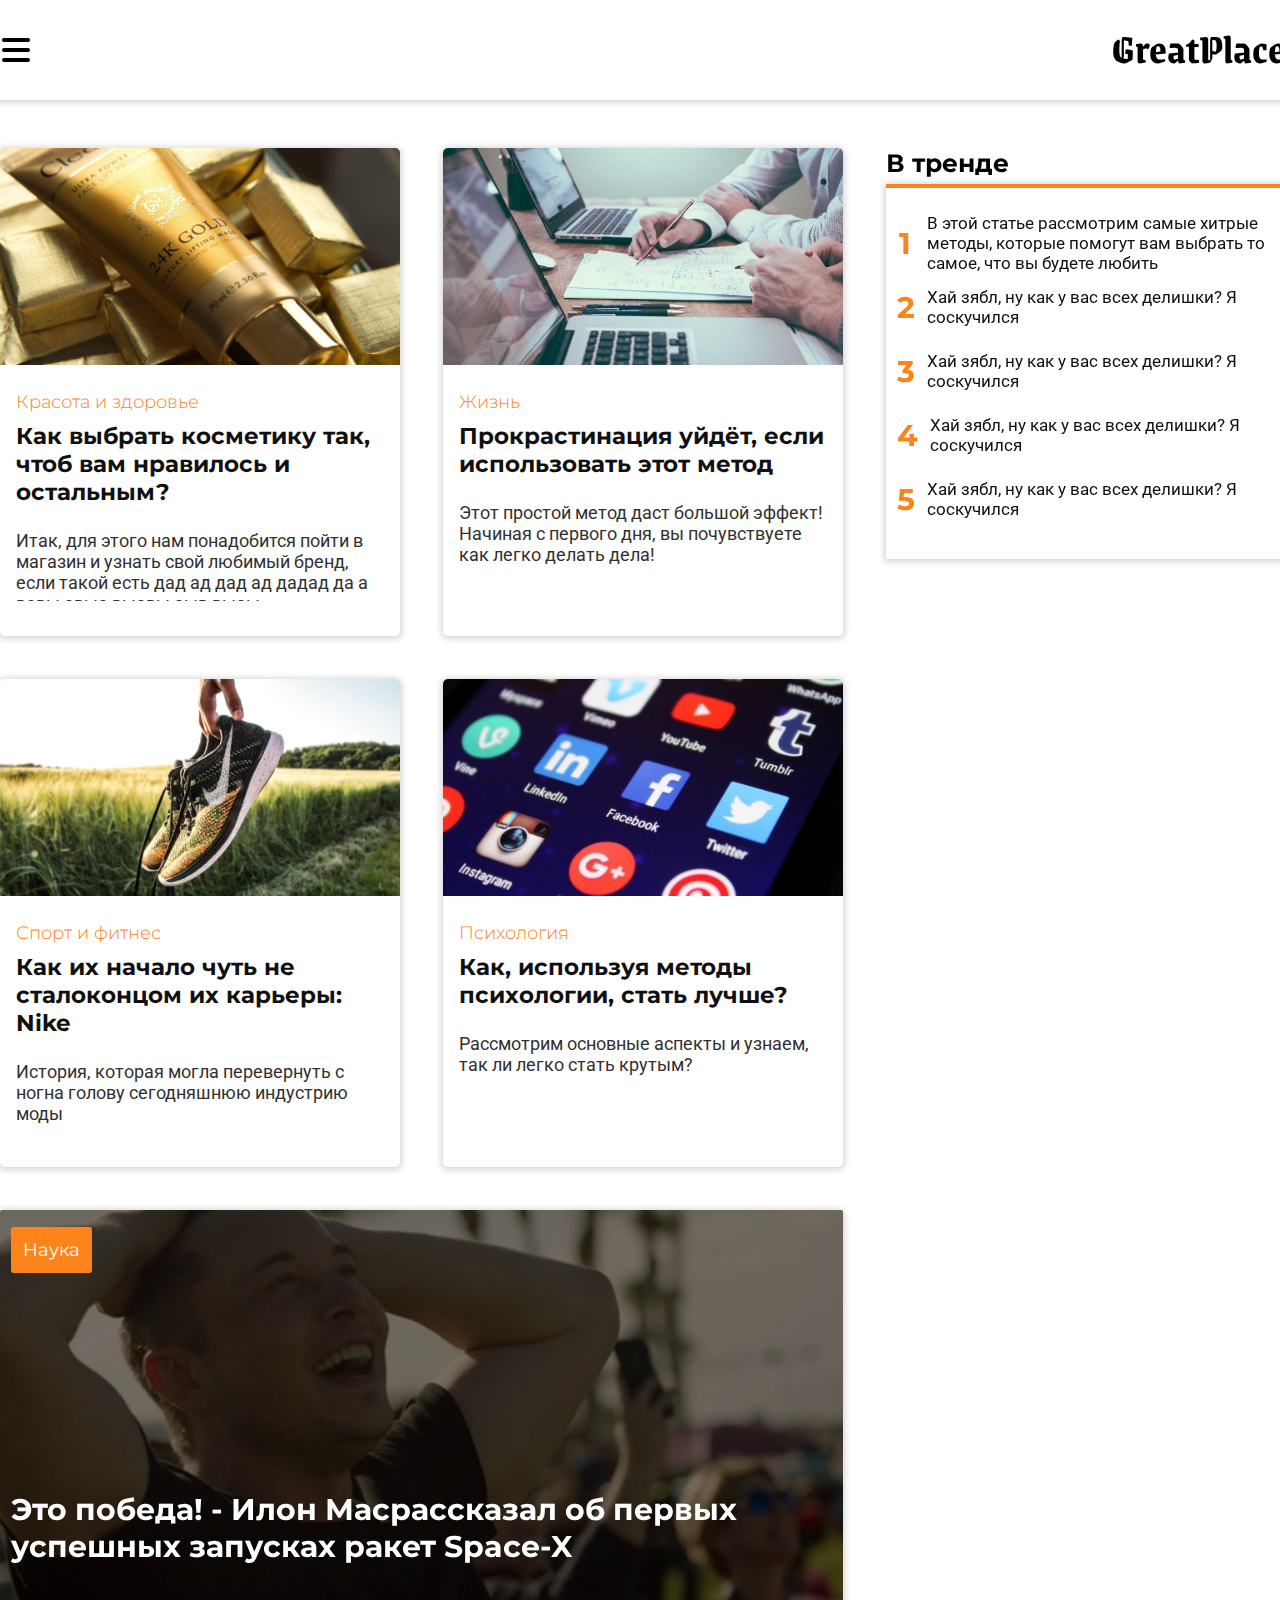
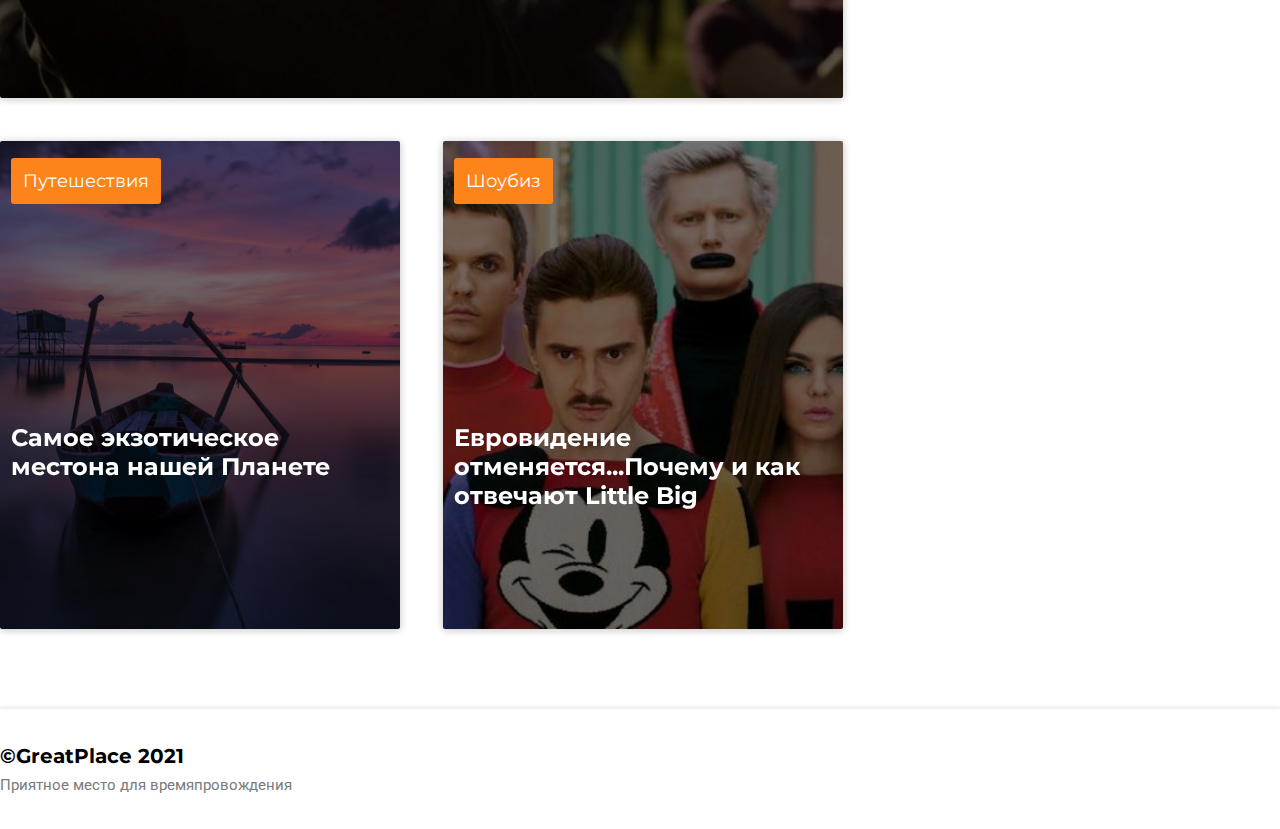
<file: index.html>
<!DOCTYPE html>
<html lang="en">
<head>
    <title>GreatPlace — заходи на огонек</title>
    <meta charset="UTF-8">
    <link rel="stylesheet" href="css/style.css">
    <meta name="viewport" content="width=device-width,initial-scale=1.0, maximum-scale=1">
    <meta name="description" content="Анонсы, полезные статьи, идеи и многое другое. Получите хорошее настроение и прилив энергии на целый день!">
    <meta name="keywords" content="блог, творчество, как найти вдохновение, расслабляющие сайты, сайт о творчестве, полезные лайфхаки, лайфхаки">
    <meta name="robots" content="none">

</head>
<body>
   <section class="menu_drop ">
        <div class="wrapper_drop bb ">
            <nav class="menu_main ">
                <ul>
                    <li><a href="index.html">Главная</a></li>
                    <li><a href="topics.html">Рубрики</a></li>
                    <li><a href="announcements.html">Анонсы</a></li>
                </ul>
            </nav>
            <div class="menu_footer bb">
                <ul>
                    <li><a href="#"></a></li>
                </ul>
                <p class="watermark">©абобус 2021</p>
            </div>
        </div>
    </section>
    <header class="header">
        <div class="wrapper">
            <a href="" class="menu-btn ">
                <span></span>
            </a>
            <div class="banner-header ">

            </div>
            <h2 class="logo">GreatPlace</h2>
        </div>
    </header>



    <main >

        <div class="wrapper_main">

            <div class="articles ">

                <a href="article.html" class="article ">
                    <img src="img/фото.png" alt="photo" class="img_article ">
                    <div class="discription ">
                      <div class="wrapper_disc ">
                        <p class="category">Красота и здоровье</p>
                        <h2 class="title">Как выбрать косметику так, чтоб вам нравилось и остальным?</h2>
                        <p class="text">Итак, для этого нам понадобится пойти в магазин  и узнать свой любимый бренд, если такой есть дад ад дад ад дадад да а вавы авыа выавы аыв выаы</p>
                      </div>
                    </div>

                </a>
                <a href="#" class="article ">
                    <img src="img/фото.jpg" alt="photo" class="img_article ">
                    <div class="discription">
                    <div class="wrapper_disc">
                      <p class="category">Жизнь</p>
                      <h2 class="title">Прокрастинация уйдёт, если использовать этот метод</h2>
                      <p class="text">Этот простой метод даст большой эффект!
Начиная с первого дня, вы почувствуете
как легко делать дела!</p>
                    </div>
                    </div>

                </a>
                <a href="#" class="article ">
                    <img src="img/nike.jpg" alt="photo" class="img_article ">
                    <div class="discription">
                    <div class="wrapper_disc">
                      <p class="category">Спорт и фитнес</p>
                      <h2 class="title">Как их начало чуть не сталоконцом их карьеры: Nike</h2>
                      <p class="text">История, которая могла перевернуть с ногна голову сегодняшнюю индустрию моды</p>
                    </div>
                    </div>

                </a>

                <a href="#" class="article ">
                    <img src="img/photo.jpg" alt="photo" class="img_article ">
                    <div class="discription">
                    <div class="wrapper_disc">
                      <p class="category">Психология</p>
                      <h2 class="title">Как, используя методы психологии, стать лучше?</h2>
                      <p class="text">Рассмотрим основные аспекты и узнаем,
                      так ли легко стать крутым?</p>
                    </div>
                    </div>

                </a>
                <a href="#" class="article_long">
                   <img src="img/musk.png" alt="" class="img_article_long">
                    <div class="wrapper_long ">
                         <p class="category_long">Наука</p>
                         <h2 class="title_long">Это победа! - Илон Масрассказал об первых успешных запусках ракет Space-X</h2>
                    </div>
                </a>
                <a href="" class="article_short">
                    <img src="img/river.png" alt="" class="img_article_short">
                    <div class="wrapper_short">
                      <p class="category_long">Путешествия</p>
                      <h2 class="title_short">Самое экзотическое местона нашей Планете</h2>
                    </div>
                </a>
                <a href="" class="article_short">
                    <img src="img/little_big.png" alt="" class="img_article_short">
                    <div class="wrapper_short">
                      <p class="category_long">Шоубиз</p>
                      <h2 class="title_short">Евровидение отменяется...Почему и как отвечают Little Big</h2>
                    </div>
                </a>
            </div>

            <aside class="">

                <div class="recommended">
                    <h2 class="trend">В тренде</h2>
                    <div class="top">
                         <a href="#" class="drop-top">
                          <div class="wrapper_drop_top">
                             <span class="top-number">1</span>
                              <p class="go">В этой статье рассмотрим самые хитрые
                              методы, которые помогут вам выбрать то
                              самое, что вы будете любить</p>
                           </div>
                        </a>
                        <a href="#" class="drop-top">
                          <div class="wrapper_drop_top">
                             <span class="top-number">2</span>
                              <p class="go">Хай зябл, ну как у вас всех делишки? Я соскучился</p>
                           </div>
                        </a>
                        <a href="#" class="drop-top">
                          <div class="wrapper_drop_top">
                             <span class="top-number">3</span>
                              <p class="go">Хай зябл, ну как у вас всех делишки? Я соскучился</p>
                           </div>
                        </a>
                        <a href="#" class="drop-top">
                          <div class="wrapper_drop_top">
                             <span class="top-number">4</span>
                              <p class="go">Хай зябл, ну как у вас всех делишки? Я соскучился</p>
                           </div>
                        </a>
                        <a href="#" class="drop-top">
                          <div class="wrapper_drop_top">
                             <span class="top-number">5</span>
                              <p class="go">Хай зябл, ну как у вас всех делишки? Я соскучился</p>
                           </div>
                        </a>
                    </div>
                </div>
                <div class="banner-main">
                </div>
            </aside>
        </div>
        <footer class="footer">
           <div class="wrapper_footer">
              <div>
               <h2 class="footer_title">©GreatPlace 2021</h2>
               <p class="footer_text">Приятное место для времяпровождения </p>
               </div>

            </div>
        </footer>
    </main>





    <script src="jquery-3.5.1.min.js"></script>
     <script src="js/main.js"></script>
</body>
</html>
</file>
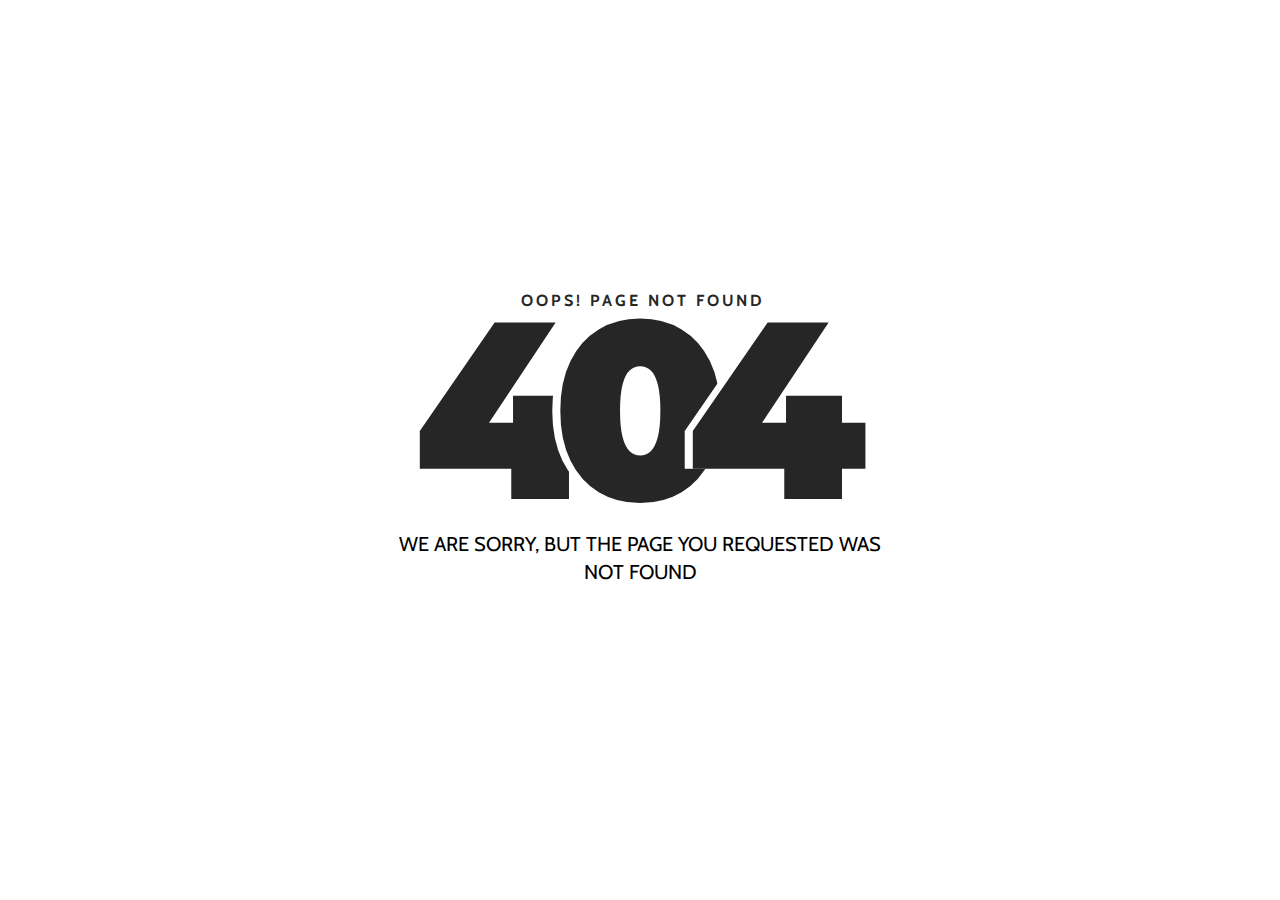
<file: 404page.html>
<!DOCTYPE html>
<html lang="en">

<head>
    <meta charset="utf-8">
    <meta http-equiv="X-UA-Compatible" content="IE=edge">
    <meta name="viewport" content="width=device-width, initial-scale=1">
	<meta http-equiv="refresh" content="3;URL=greatplace/index.html">
    <!-- The above 3 meta tags *must* come first in the head; any other head content must come *after* these tags -->

    <title>Страница не найдена</title>

    <!-- Google font -->
    <link href="https://fonts.googleapis.com/css?family=Cabin:400,700" rel="stylesheet">
    <link href="https://fonts.googleapis.com/css?family=Montserrat:900" rel="stylesheet">

    <!-- Custom stlylesheet -->
    <link type="text/css" rel="stylesheet" href="css/error.css" />

    <!-- HTML5 shim and Respond.js for IE8 support of HTML5 elements and media queries -->
    <!-- WARNING: Respond.js doesn't work if you view the page via file:// -->
    <!--[if lt IE 9]>
          <script src="https://oss.maxcdn.com/html5shiv/3.7.3/html5shiv.min.js"></script>
          <script src="https://oss.maxcdn.com/respond/1.4.2/respond.min.js"></script>
        <![endif]-->

</head>

<body>

    <div id="notfound">
        <div class="notfound">
            <div class="notfound-404">
                <h3>Oops! Page not found</h3>
                <h1><span>4</span><span>0</span><span>4</span></h1>
            </div>
            <h2>we are sorry, but the page you requested was not found</h2>
        </div>
    </div>

</body><!-- This templates was made by Colorlib (https://colorlib.com) -->

</html>
</file>
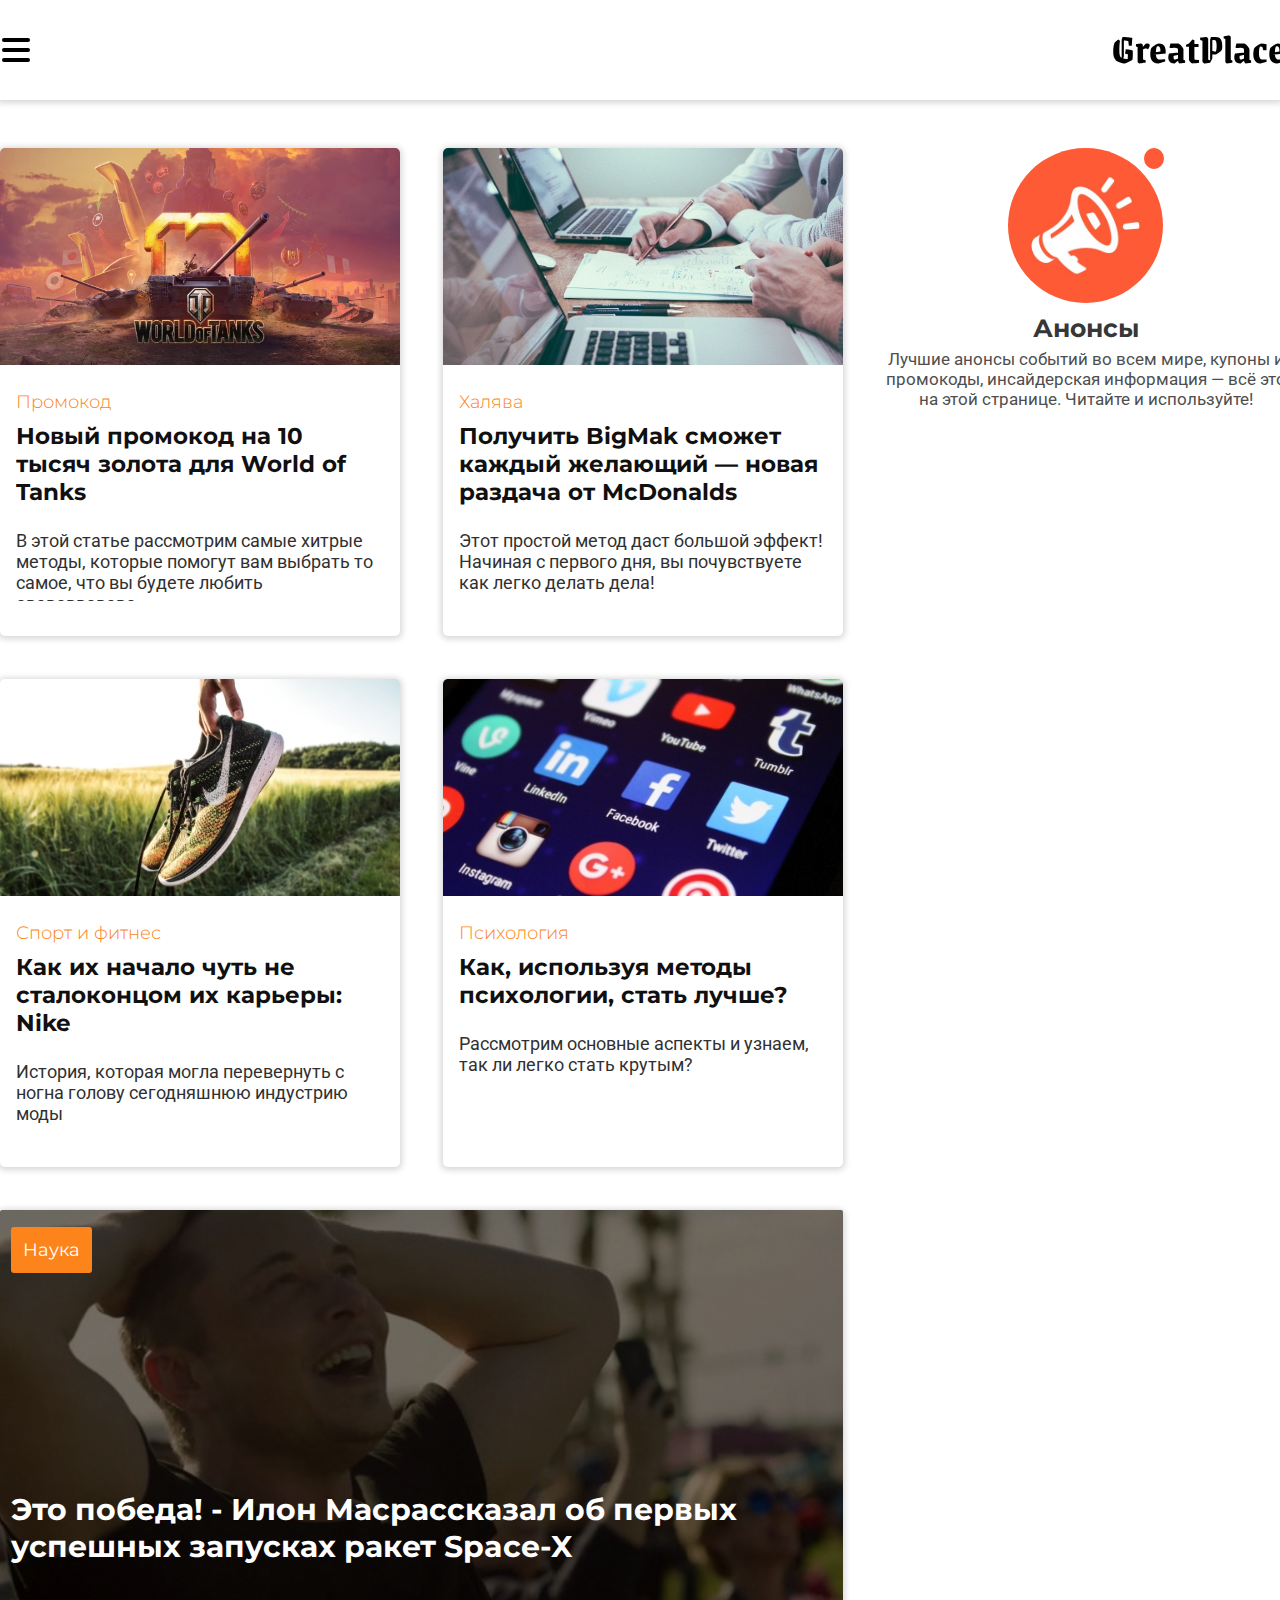
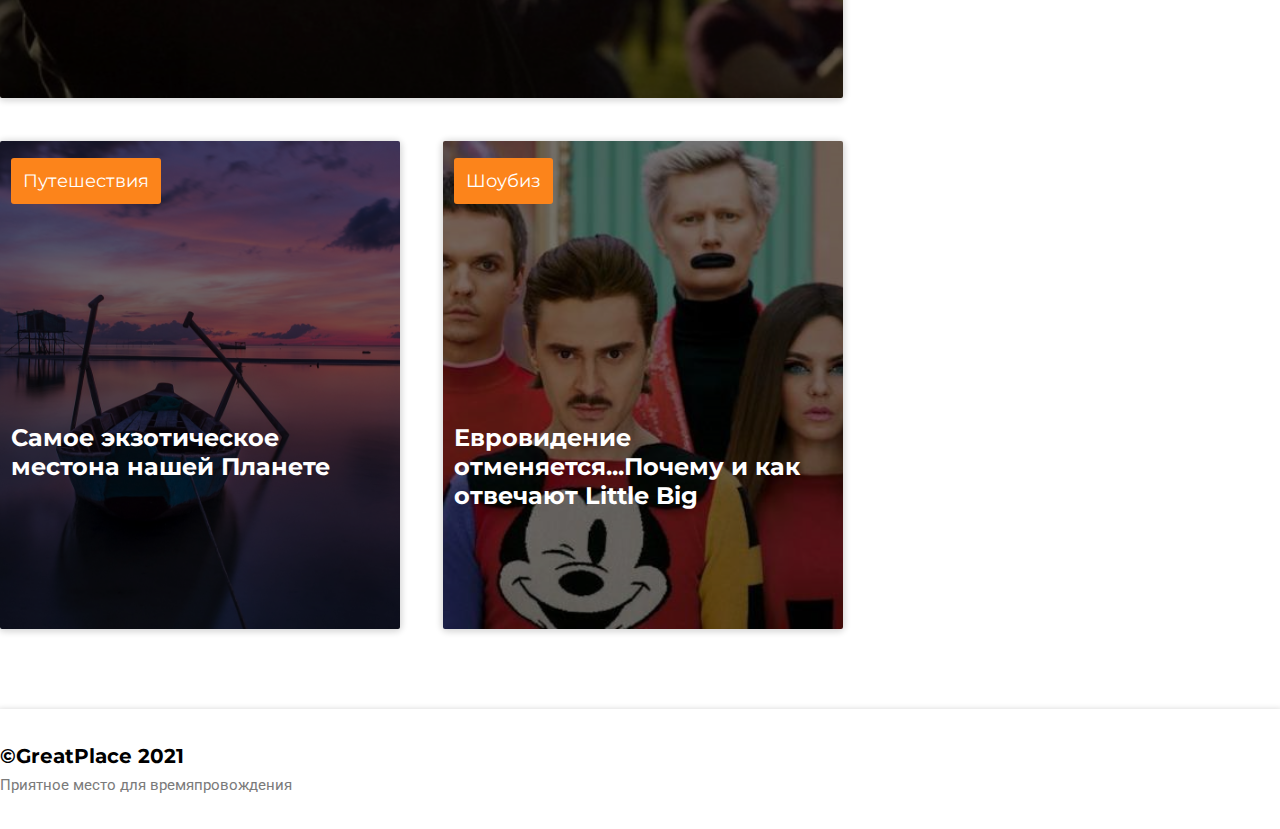
<file: announcements.html>
<!DOCTYPE html>
<html lang="en">
<head>
    <title>GreatPlace </title>
    <meta charset="UTF-8">
    <link rel="stylesheet" href="css/anons.css">
    <meta name="viewport" content="width=device-width,initial-scale=1.0, maximum-scale=1">
    <meta name="description" content="">
    <meta name="keywords" content="">
    <meta name="robots" content="none">
</head>
<body>
   <section class="menu_drop ">
        <div class="wrapper_drop ">
            <nav class="menu_main ">
                <ul>
                    <li><a href="index.html">Главная</a></li>
                    <li><a href="topics.html">Рубрики</a></li>
                    <li><a href="announcements.html">Анонсы</a></li>
                </ul>
            </nav>
            <div class="menu_footer ">
                <ul>
                    <li><a href="#"></a></li>
                </ul>
                <p class="watermark">©GreatPlace 2020</p>
            </div>
        </div>
    </section>
    <header class="header">
        <div class="wrapper">
            <a href="" class="menu-btn ">
                <span></span>
            </a>
            <div class="banner-header ">

            </div>
            <h2 class="logo">GreatPlace</h2>
        </div>
    </header>

    <main>
        <div class="wrapper_main">
            <div class="articles ">
                <a href="article.html" class="article ">
                    <img src="img/wot.png" alt="photo" class="img_article ">
                    <div class="discription">
                    <div class="wrapper_disc">
                      <p class="category">Промокод</p>
                      <h2 class="title">Новый промокод на 10 тысяч
                      золота для World of Tanks</h2>
                      <p class="text">В этой статье рассмотрим самые хитрые
                      методы, которые помогут вам выбрать то
                      самое, что вы будете любить
                      авававвавава</p>
                    </div>
                    </div>

                </a>
                <a href="#" class="article ">
                    <img src="img/фото.jpg" alt="photo" class="img_article ">
                    <div class="discription">
                    <div class="wrapper_disc">
                      <p class="category">Халява</p>
                      <h2 class="title">Получить BigMak сможет
                      каждый желающий — новая
                      раздача от McDonalds</h2>
                      <p class="text">Этот простой метод даст большой эффект!
Начиная с первого дня, вы почувствуете
как легко делать дела!</p>
                    </div>
                    </div>

                </a>
                <a href="#" class="article ">
                    <img src="img/nike.jpg" alt="photo" class="img_article ">
                    <div class="discription">
                    <div class="wrapper_disc">
                      <p class="category">Спорт и фитнес</p>
                      <h2 class="title">Как их начало чуть не сталоконцом их карьеры: Nike</h2>
                      <p class="text">История, которая могла перевернуть с ногна голову сегодняшнюю индустрию моды</p>
                    </div>
                    </div>

                </a>
                <a href="#" class="article ">
                    <img src="img/photo.jpg" alt="photo" class="img_article ">
                    <div class="discription">
                    <div class="wrapper_disc">
                      <p class="category">Психология</p>
                      <h2 class="title">Как, используя методы психологии, стать лучше?</h2>
                      <p class="text">Рассмотрим основные аспекты и узнаем,
                      так ли легко стать крутым?</p>
                    </div>
                    </div>

                </a>
                <a href="#" class="article_long">
                   <img src="img/musk.png" alt="" class="img_article_long">
                    <div class="wrapper_long">
                         <p class="category_long">Наука</p>
                         <h2 class="title_long">Это победа! - Илон Масрассказал об первых успешных запусках ракет Space-X</h2>
                    </div>
                </a>
                <a href="" class="article_short">
                    <img src="img/river.png" alt="" class="img_article_short">
                    <div class="wrapper_short">
                      <p class="category_long">Путешествия</p>
                      <h2 class="title_short">Самое экзотическое местона нашей Планете</h2>
                    </div>
                </a>
                <a href="" class="article_short">
                    <img src="img/little_big.png" alt="" class="img_article_short">
                    <div class="wrapper_short">
                      <p class="category_long">Шоубиз</p>
                      <h2 class="title_short">Евровидение отменяется...Почему и как отвечают Little Big</h2>
                    </div>
                </a>
            </div>
            <aside>
                <div class="about">
                   <div class="wrapper_about ">
                      <img src="img/announs.png" alt="anons-img">
                      <h2 class="about_title">Анонсы</h2>
                      <p class="about_text">
                        Лучшие анонсы событий во всем мире, купоны и
                        промокоды, инсайдерская информация — всё
                        это на этой странице. Читайте и используйте!
                      </p>
                   </div>
                </div>
                <div class="banner-main">
                </div>
            </aside>
        </div>
        <footer class="footer">
           <div class="wrapper_footer">
              <div>
               <h2 class="footer_title">©GreatPlace 2021</h2>
               <p class="footer_text">Приятное место для времяпровождения </p>
               </div>

            </div>
        </footer>
    </main>

    <script src="jquery-3.5.1.min.js"></script>
     <script src="js/main.js"></script>
</body>
</html>
</file>
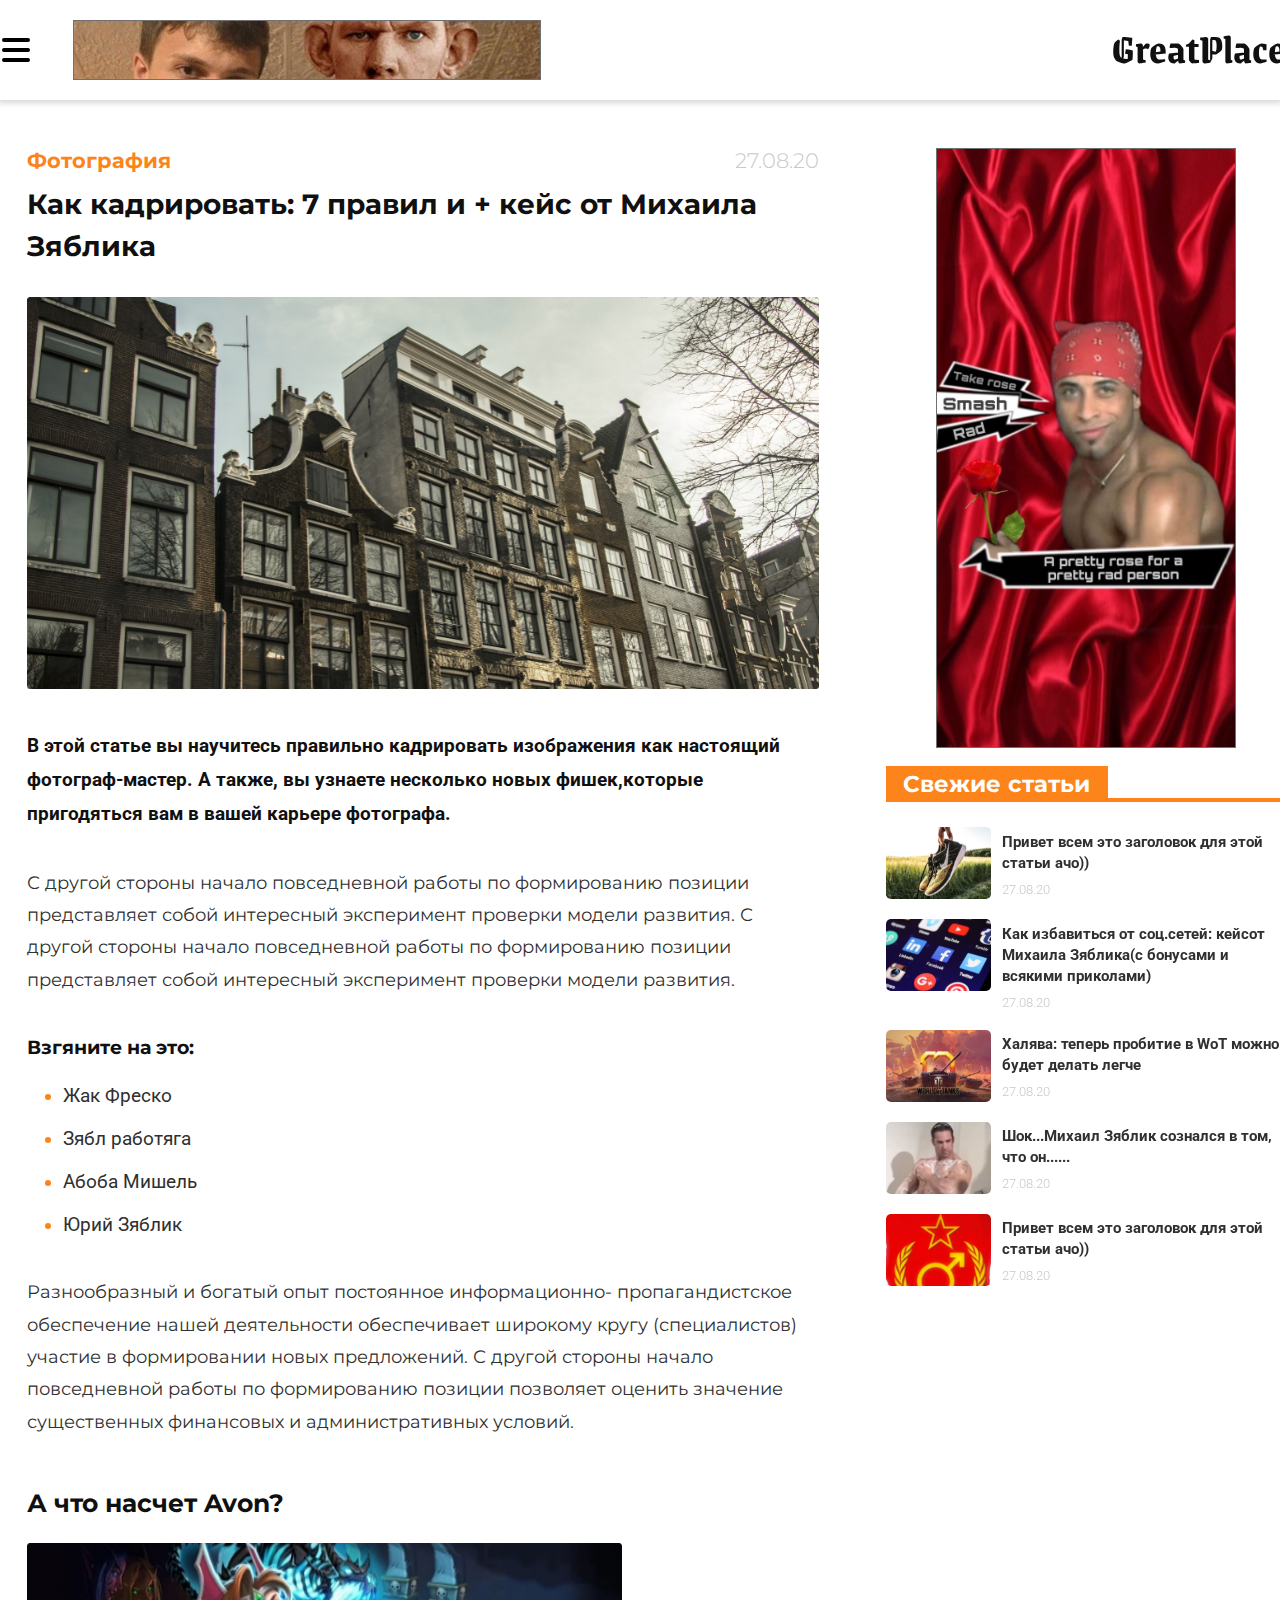
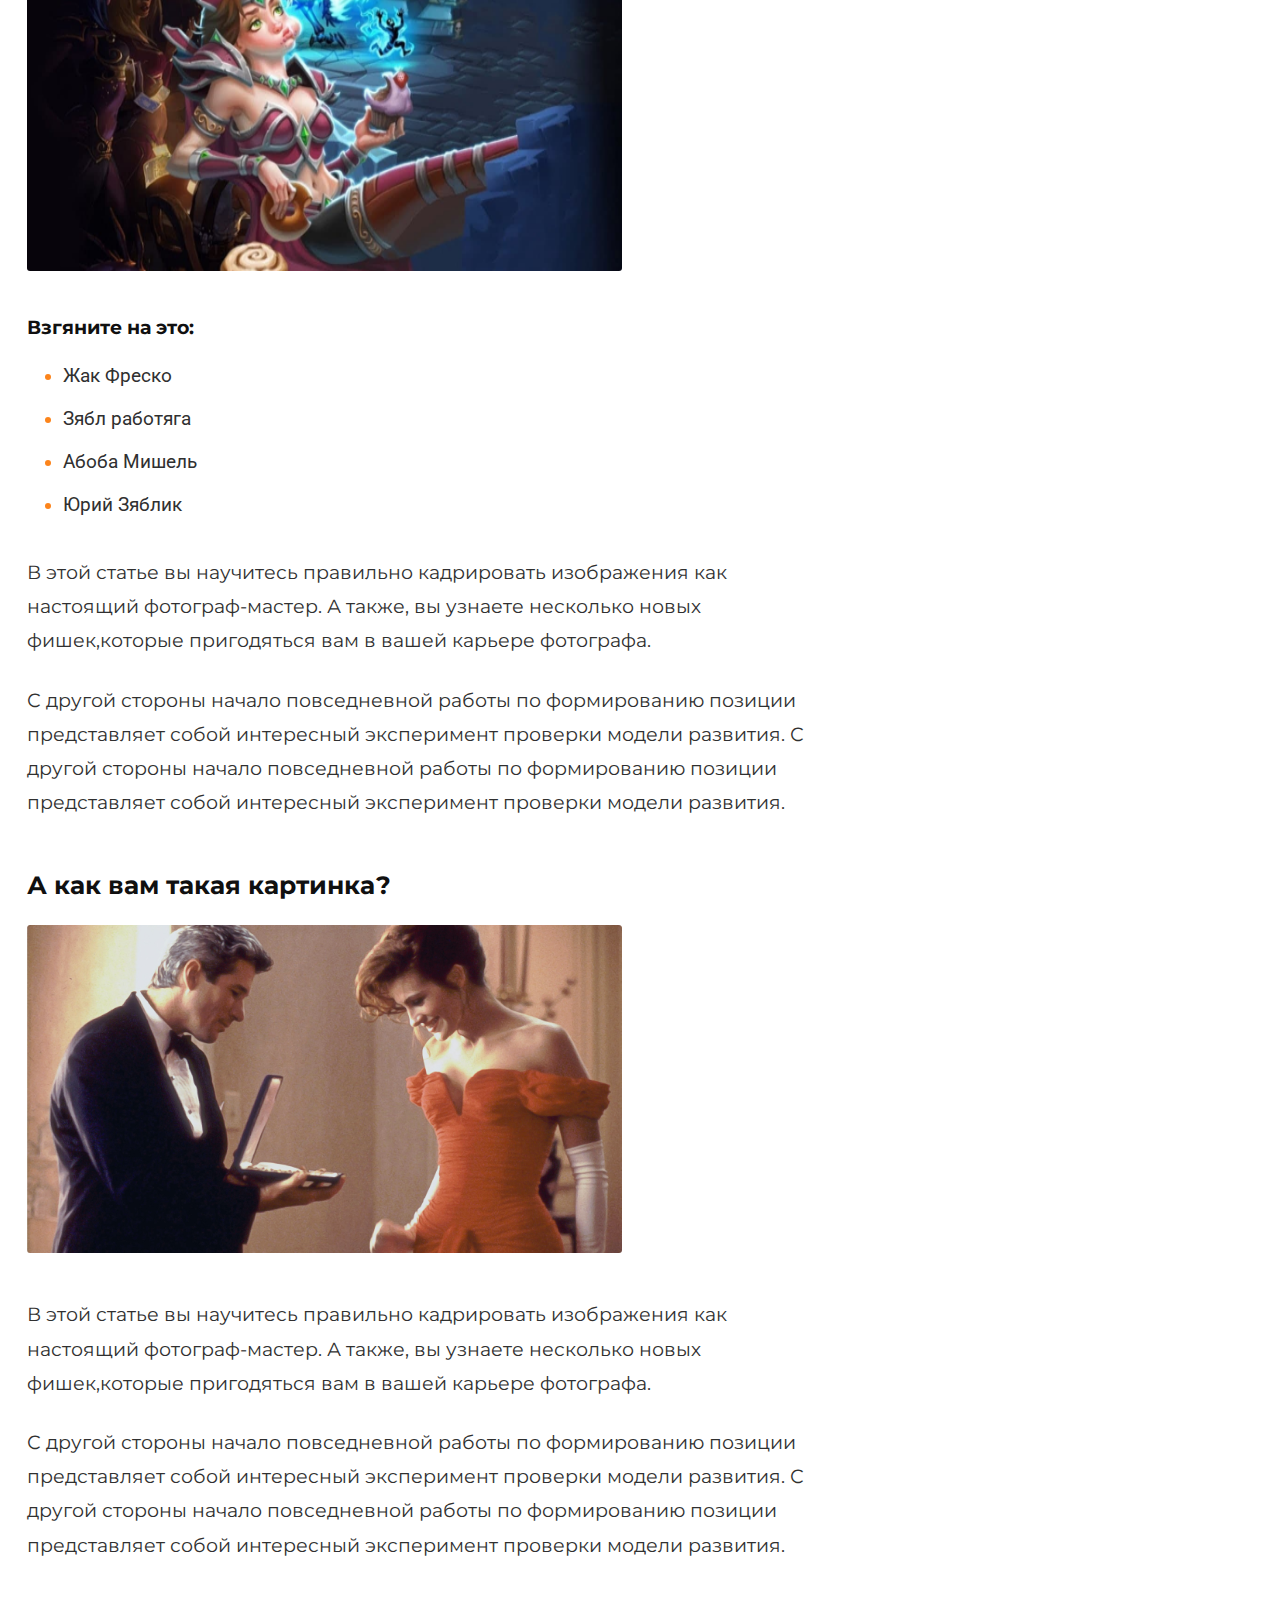
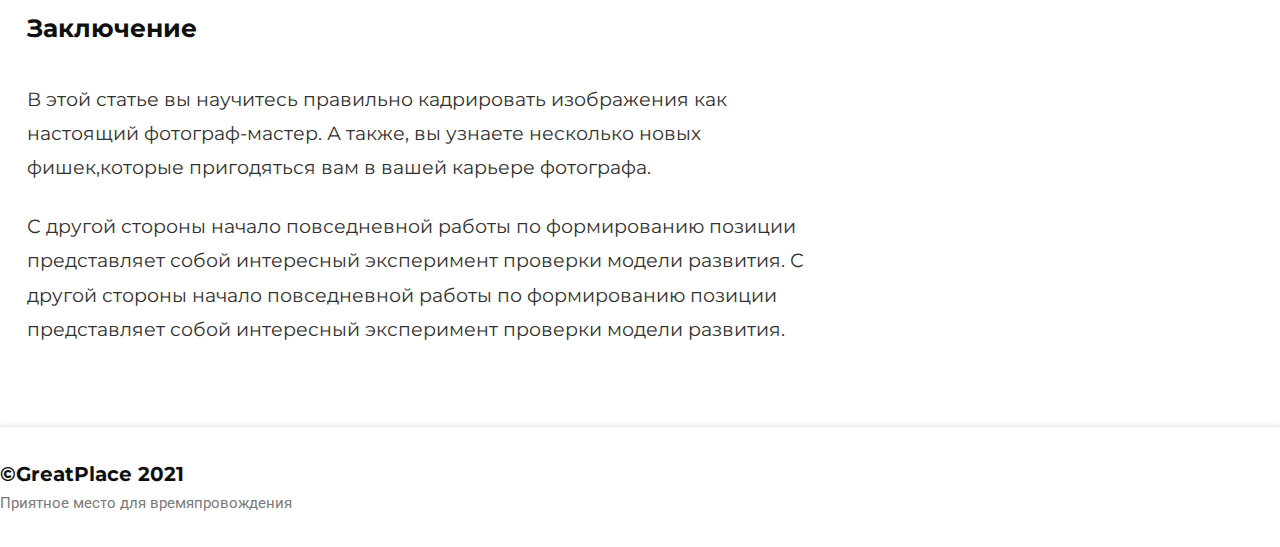
<file: article.html>
<!DOCTYPE html>
<html lang="en">
<head>
    <title>GreatPlace </title>
    <meta charset="UTF-8">
    <link rel="stylesheet" href="css/article.css">
    <meta name="viewport" content="width=device-width,initial-scale=1.0, maximum-scale=1">
    <meta name="description" content="">
    <meta name="keywords" content="">
    <meta name="robots" content="none">

</head>
<body>
   <section class="menu_drop ">
        <div class="wrapper_drop ">
            <nav class="menu_main ">
                <ul>
                    <li><a href="index.html">Главная</a></li>
                    <li><a href="topics.html">Рубрики</a></li>
                    <li><a href="announcements.html">Анонсы</a></li>
                </ul>
            </nav>
            <div class="menu_footer ">
                <ul>
                    <li><a href="#"></a></li>
                </ul>
                <p class="watermark">©GreatPlace 2020</p>
            </div>
        </div>
    </section>
    <header class="header">
        <div class="wrapper">
            <a href="" class="menu-btn ">
                <span></span>
            </a>
            <div class="banner-header  ">
            <img src="img/glad.png" alt="">
            </div>
            <h2 class="logo">GreatPlace</h2>
        </div>
    </header>


    <main>
        <div class="wrapper_main">
           <div class="article ">
                 <div class="wrapper_meta">
                     <h2 class="category">Фотография</h2>
                     <p class="article_date">27.08.20</p>
                 </div>
                 <h1  class="article_title">Как кадрировать: 7 правил и + кейс от Михаила Зяблика</h1>
                 <img class="article_img"src="posts_img/cadr.png" alt="" >
                 <p class="annotation">В этой статье вы научитесь правильно кадрировать изображения как
                 настоящий фотограф-мастер. А также, вы узнаете несколько новых фишек,которые пригодяться вам в вашей карьере фотографа.</p>
                 <p class="introduction">С другой стороны начало повседневной работы по формированию позиции представляет собой интересный эксперимент проверки модели развития. С другой стороны начало повседневной работы по формированию позиции представляет собой интересный эксперимент проверки модели развития.</p>
                 <div class="list">
                    <h2>Взгяните на это:</h2>
                    <ul class="article_list ">
                        <li><span>Жак Фреско</span></li>
                        <li><span>Зябл работяга</span></li>
                        <li><span>Абоба Мишель</span></li>
                        <li><span>Юрий Зяблик</span></li>
                    </ul>
                 </div>
                 <p class="introduction">
                     Разнообразный и богатый опыт постоянное информационно- пропагандистское обеспечение нашей деятельности обеспечивает  широкому кругу (специалистов) участие в формировании новых предложений. С другой стороны начало повседневной работы по формированию позиции позволяет оценить значение существенных  финансовых и административных условий.
                 </p>
                 <h2 class="sub_title">А что насчет Avon?</h2>
                 <img class="sub_img" src="posts_img/afk.png" alt="">
                 <div class="list">
                    <h2>Взгяните на это:</h2>
                    <ul class="article_list ">
                        <li><span>Жак Фреско</span></li>
                        <li><span>Зябл работяга</span></li>
                        <li><span>Абоба Мишель</span></li>
                        <li><span>Юрий Зяблик</span></li>
                    </ul>
                 </div>
                 <div class="wrapper_for_text">
                 <p class="article_text">
                 В этой статье вы научитесь правильно кадрировать изображения как
                 настоящий фотограф-мастер. А также, вы узнаете несколько новых фишек,которые пригодяться вам в вашей карьере фотографа.
                 </p>
                 <p class="article_text">
                     С другой стороны начало повседневной работы по формированию позиции представляет собой интересный эксперимент проверки модели развития. С другой стороны начало повседневной работы по формированию позиции представляет собой интересный эксперимент проверки модели развития.
                 </p>
                 </div>
                  <h2 class="sub_title">А как вам такая картинка?</h2>
                 <img class="sub_img" src="posts_img/kr.png" alt="">
                 <div class="wrapper_for_text">
                 <p class="article_text">
                 В этой статье вы научитесь правильно кадрировать изображения как
                 настоящий фотограф-мастер. А также, вы узнаете несколько новых фишек,которые пригодяться вам в вашей карьере фотографа.
                 </p>
                 <p class="article_text">
                     С другой стороны начало повседневной работы по формированию позиции представляет собой интересный эксперимент проверки модели развития. С другой стороны начало повседневной работы по формированию позиции представляет собой интересный эксперимент проверки модели развития.
                 </p>
                 </div>
                 <h2 class="sub_title">Заключение</h2>
                 <div class="wrapper_for_text">
                 <p class="article_text">
                 В этой статье вы научитесь правильно кадрировать изображения как
                 настоящий фотограф-мастер. А также, вы узнаете несколько новых фишек,которые пригодяться вам в вашей карьере фотографа.
                 </p>
                 <p class="article_text">
                     С другой стороны начало повседневной работы по формированию позиции представляет собой интересный эксперимент проверки модели развития. С другой стороны начало повседневной работы по формированию позиции представляет собой интересный эксперимент проверки модели развития.
                 </p>
                 </div>

           </div>
            <aside>
               <div class="banner-main ">
                <img src="img/1963624.png" alt="" >
                </div>
                <div class="read_next  ">
                    <div class="wrapp">
                        <p class="fresh">Свежие статьи</p>
                    </div>
                    <div class="wrapp_next_articles ">
                        <a href="" class="next_article ">
                         <div class="wrapp_article">
                           <img src="posts_img/nike.png" alt="" class="img_next">
                           <div class="description ">
                            <h2>Привет всем это заголовок для этой статьи ачо))</h2>
                            <p>27.08.20</p>
                           </div>
                         </div>
                        </a>
                         <a href="" class="next_article ">
                         <div class="wrapp_article">
                           <img src="posts_img/zyabl.png" alt="" class="img_next">
                           <div class="description ">
                            <h2>Как избавиться от соц.сетей: кейсот Михаила Зяблика(с бонусами и всякими приколами)</h2>
                            <p>27.08.20</p>
                           </div>
                         </div>
                        </a>
                        <a href="" class="next_article ">
                         <div class="wrapp_article">
                           <img src="posts_img/wot.png" alt="" class="img_next">
                           <div class="description ">
                            <h2>Халява: теперь пробитие в WoT можно будет делать легче</h2>
                            <p>27.08.20</p>
                           </div>
                         </div>
                        </a>
                        <a href="" class="next_article ">
                         <div class="wrapp_article">
                           <img src="posts_img/misha.png" alt="" class="img_next">
                           <div class="description ">
                            <h2>Шок...Михаил Зяблик сознался в том, что он......</h2>
                            <p>27.08.20</p>
                           </div>
                         </div>
                        </a>
                        <a href="" class="next_article ">
                         <div class="wrapp_article">
                           <img src="posts_img/ussr.png" alt="" class="img_next">
                           <div class="description ">
                            <h2>Привет всем это заголовок для этой статьи ачо))</h2>
                            <p>27.08.20</p>
                           </div>
                         </div>
                        </a>
                    </div>
                </div>

            </aside>
        </div>
        <footer class="footer">
           <div class="wrapper_footer">
              <div>
               <h2 class="footer_title">©GreatPlace 2021</h2>
               <p class="footer_text">Приятное место для времяпровождения </p>
               </div>

            </div>
        </footer>
    </main>





    <script src="jquery-3.5.1.min.js"></script>
     <script src="js/main.js"></script>
</body>
</html>
</file>
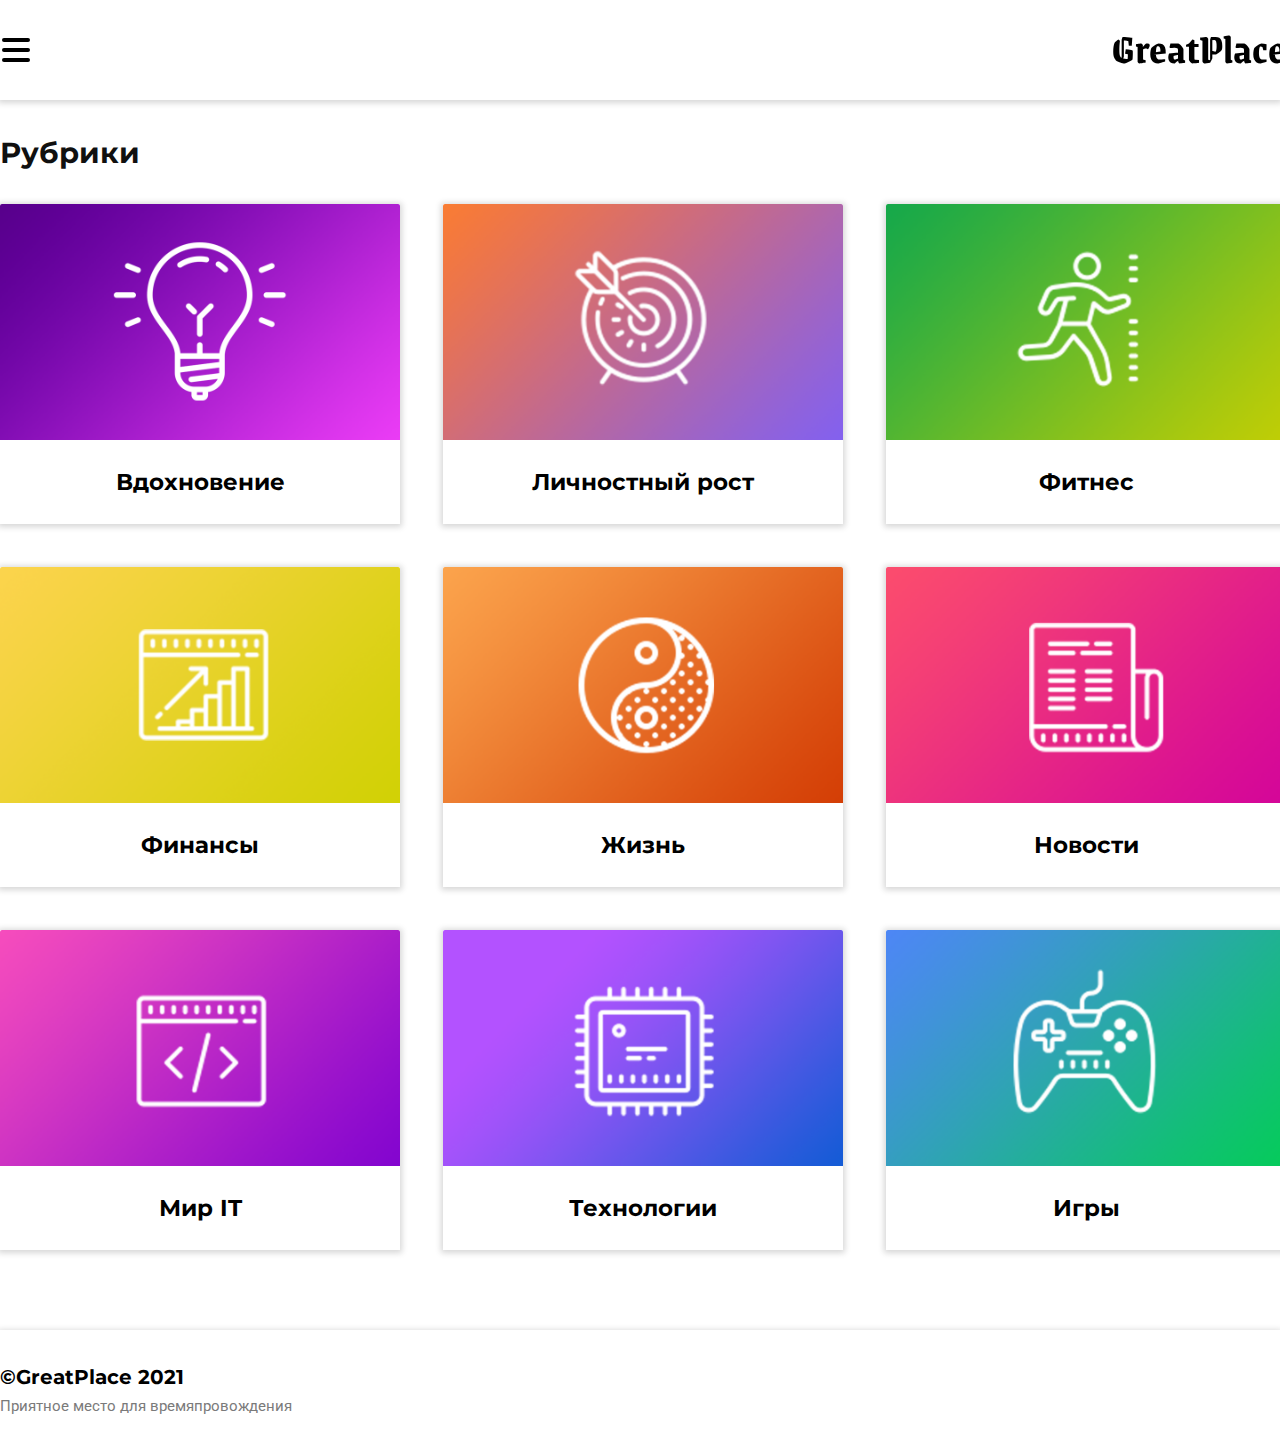
<file: topics.html>
<!DOCTYPE html>
<html lang="en">
<head>
    <title>GreatPlace </title>
    <meta charset="UTF-8">
    <link rel="stylesheet" href="css/topics.css">
    <meta name="viewport" content="width=device-width,initial-scale=1.0, maximum-scale=1">
    <meta name="description" content="">
    <meta name="keywords" content="">
    <meta name="robots" content="none">
</head>
<body>
   <section class="menu_drop ">
        <div class="wrapper_drop ">
            <nav class="menu_main ">
                <ul>
                    <li><a href="index.html">Главная</a></li>
                    <li><a href="topics.html">Рубрики</a></li>
                    <li><a href="announcements.html">Анонсы</a></li>
                </ul>
            </nav>
            <div class="menu_footer ">
                <ul>
                    <li><a href="#"></a></li>
                </ul>
                <p class="watermark">©GreatPlace 2020</p>
            </div>
        </div>
    </section>
    <header class="header">
        <div class="wrapper">
            <a href="" class="menu-btn ">
                <span></span>
            </a>
            <div class="banner-header ">

            </div>
            <h2 class="logo">GreatPlace</h2>
        </div>
    </header>
    <main>
       <div class="wrapper_main">
          <h2 class="title">Рубрики</h2>

           <div class="wrapper_rubrics">

              <a class="rubric" href="">
                  <img src="img/inspiration.png" alt="alt" class="rubric_img">
                  <div class="text_div ">
                    <p>Вдохновение</p>
                  </div>
              </a>
              <a class="rubric" href="">
                  <img src="img/target.png" alt="alt" class="rubric_img">
                  <div class="text_div ">
                    <p>Личностный рост</p>
                  </div>
              </a>
              <a class="rubric" href="">
                  <img src="img/fitness.png" alt="alt" class="rubric_img">
                  <div class="text_div ">
                    <p>Фитнес</p>
                  </div>
              </a>
              <a class="rubric" href="">
                  <img src="img/finance.png" alt="alt" class="rubric_img">
                  <div class="text_div ">
                    <p>Финансы</p>
                  </div>
              </a>
              <a class="rubric" href="">
                  <img src="img/life.png" alt="alt" class="rubric_img">
                  <div class="text_div ">
                    <p>Жизнь</p>
                  </div>
              </a>
              <a class="rubric" href="">
                  <img src="img/news.png" alt="alt" class="rubric_img">
                  <div class="text_div ">
                    <p>Новости</p>
                  </div>
              </a>
              <a class="rubric" href="">
                  <img src="img/it.png" alt="alt" class="rubric_img">
                  <div class="text_div ">
                    <p>Мир IT</p>
                  </div>
              </a>
              <a class="rubric" href="">
                  <img src="img/technolohies.png" alt="alt" class="rubric_img">
                  <div class="text_div ">
                    <p>Технологии</p>
                  </div>
              </a>
              <a class="rubric" href="">
                  <img src="img/games.png" alt="alt" class="rubric_img">
                  <div class="text_div ">
                    <p>Игры</p>
                  </div>
              </a>

           </div>

       </div>
       <footer class="footer">
           <div class="wrapper_footer">
              <div>
               <h2 class="footer_title">©GreatPlace 2021</h2>
               <p class="footer_text">Приятное место для времяпровождения </p>
               </div>

            </div>
        </footer>
    </main>



    <script src="jquery-3.5.1.min.js"></script>
     <script src="js/main.js"></script>
</body>
</html>
</file>
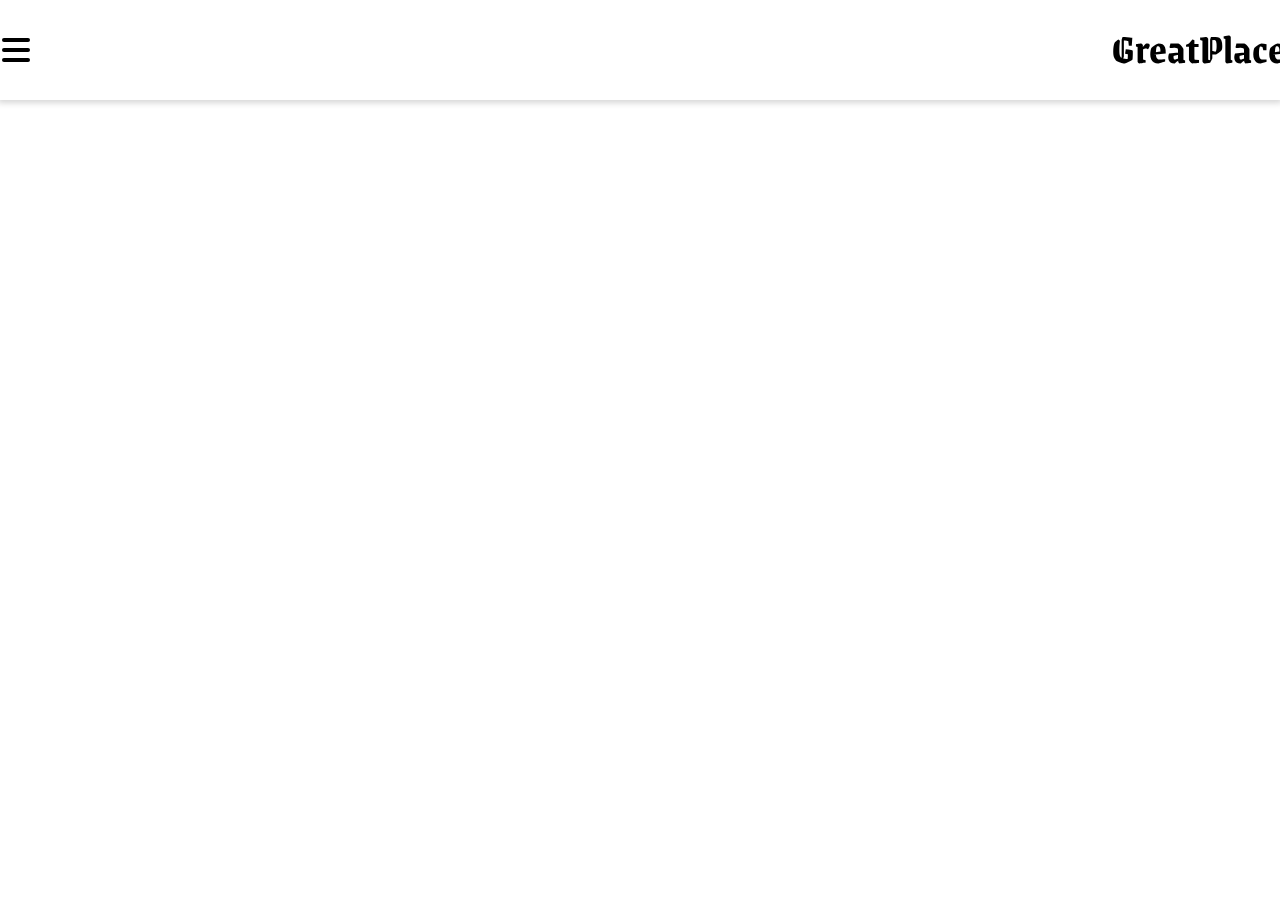
<file: templates/template_index.html>
<!DOCTYPE html>
<html lang="en">
<head>
    <title>GreatPlace </title>
    <meta charset="UTF-8">
    <title>Document</title>
    <link rel="stylesheet" href="template_css.css">

</head>
<body>
    <header class="header">
        <div class="wrapper">
            <a href="" class="menu-btn ">
                <span></span>
            </a>
            <div class="banner-header ">

            </div>
            <h2 class="logo">GreatPlace</h2>
        </div>
    </header>
    <section class="menu_drop ">
        <div class="wrapper_drop ">
            <nav class="menu_main ">
                <ul>
                    <li><a href="#">Главная</a></li>
                    <li><a href="#">Рубрики</a></li>
                    <li><a href="#">Анонсы</a></li>
                </ul>
            </nav>
            <div class="menu_footer ">
                <ul>
                    <li><a href="#">О проекте</a></li>
                </ul>
                <p class="watermark">©GreatPlace 2020</p>
            </div>
        </div>
    </section>
    <p class="pp">heloo</p>
    <p class="pp2">what??</p>



    <script src="../jquery-3.5.1.min.js"></script>
     <script src="../js/main.js"></script>
</body>
</html>
</file>
<file: css/style.css>
@import url('https://fonts.googleapis.com/css2?family=Grenze+Gotisch:wght@700&display=swap');
/*font-family: 'Grenze Gotisch', cursive;*/
@import url('https://fonts.googleapis.com/css2?family=Montserrat:wght@300;400;700&display=swap');
/*
Light: font-weight:300;
Regular: font-weight:400;
Bold: font-weight:700;
Family:font-family: 'Montserrat', sans-serif;
*/
@import url('https://fonts.googleapis.com/css2?family=Roboto:ital,wght@0,300;0,400;0,700;0,900;1,900&display=swap');
/*font-family: 'Roboto', sans-serif;
Light 300
Regular 400
Bold 700
Black 900
Black 900 italic
*/
/*Скрытие скроллбара*/
::-webkit-scrollbar { /* chrome based */
    width: 0px;  /* ширина scrollbar'a */
    background: transparent;  /* опционально */
}
html {
    -ms-overflow-style: none;  /* IE 10+ */
    scrollbar-width: none; /* Firefox */
}
.body-non-overflow{
    overflow: hidden;
}



/*Конец*/

/**** RESET STYLES ****/
*{
    border: 0;
    margin: 0;
    box-sizing: border-box;
    font-family: 'Montserrat', sans-serif;
    font-size: 18px;
}
ul{
  list-style:none;
  margin:0;
  padding:0;
}
a{
    text-decoration: none;
    color:#101010;
}
/**** END ****/

.bb{
    border:1px solid black;
}
.pp{
    position: absolute;
    top:1150px;
}
.pp2{
    position: absolute;
    top:1050px;
}
/**** HEADER ****/
.menu-btn{
    position: relative;
    display: block;
    height: 30px;
    width: 34px;
}/*КНОПКА*/
.menu-btn span,
.menu-btn span::before,
.menu-btn span::after{
    position: absolute;
    width: 28px;
    height: 4px;
    background-color: black;
    left: 5%; top:43%;
    display: block;
    border-radius: 50px;
}/*ШИРИНА ВЫСОТА */
.menu-btn span::before,
.menu-btn span::after{
    content: '';
    transition-duration: 0.18s;
}/*ВРЕМЯ АНИМАЦИИ*/
.menu-btn span::before{
    transform: translate(-1px,-12px);
}/*ВВЕРХ ВНИЗ*/
.menu-btn span::after{
    transform: translate(-1px,8px);
}/*ВВЕРХ ВНИЗ*/
.menu-btn-active span:before{
    transform: rotate(40deg);
    width: 38px;
}
.menu-btn-active span:after{
    transform: rotate(-40deg);
    width: 38px;/**/
}
.menu-btn-active span{
    height: 0;
}
.menu-btn-active{
    transform: translateX(-6px);
}

/**** HEADER ****/
.header{
    position: fixed;
    top:0px;
    left: 0px;
    width: 100%;
    height: 100px;
    box-shadow: 0px 1px 6px 2px rgba(0,0,0,0.16);
    -webkit-box-shadow: 0px 1px 6px 2px rgba(0,0,0,0.16);
    -moz-box-shadow: 0px 1px 6px 2px rgba(0,0,0,0.16);
    background: white;
    z-index: 3;
}
.wrapper{
    display: flex;
    align-items: center;
    height: 100%;
    width: 1286px;
    margin: 0 auto;
}
.wrapper_drop{
    display: flex;
    align-items: center;
    height: 100%;
    width: 1184px;
    margin: 0 auto;
    position: relative;
    flex-direction: column;
}
.wrapper_main{
    display: flex;
    justify-content: space-between;
    height: 100%;
    width: 1286px;
    margin: 0 auto;
    padding-bottom: 37px;
}
.wrapper_disc{
    width: 368px;
    height: 210px;
    margin: 0 auto;
    overflow: hidden;
}
.wrapper_footer{
    width:1286px;
    margin: 0 auto;
    height: 100%;
    display: flex;
    align-items: center;
    justify-content: space-between;

}
/*
.wrapper_disc:before{
  content:"";
  position: absolute;
  bottom: 0;
  width: 100%;
  height: 45px;
  background: linear-gradient(to top, #fff, transparent);
  opacity: 0.8;
}
*//*Animation*/
.wrapper_drop_top{
    width:378px;
    margin:0 auto;
    display: flex;
    align-items: center;
}
.wrapper_long{
    margin: 0 auto;
    width: 821px;
    display: flex;
    flex-wrap: wrap;
}
.wrapper_long>p,h2{
    z-index: 1;
}
.wrapper_short{
    width: 378px;
    margin: 0 auto;
    display: flex;
    flex-wrap: wrap;
}
.wrapper_short>p{
    z-index: 1;
}
.banner-header{
    height: 60px;
    width: 468px;
    margin-left: 39px;
}
.logo{
    margin-left:auto;
    font-family: 'Grenze Gotisch', cursive;
    font-size: 42px;
    margin-bottom: 5px;
}
/***** END *****/

/**** DROP MENU ****/
.menu_drop{
    position: fixed;
    top:-1000px;
    height: 100%;
    width: 100%;
    background-color:#FFF;
    z-index: 100;
    opacity: 0;
}
.menu_drop_active{
    opacity: 1;
    top:100px;
}
.menu_main>ul>li>a{
    text-transform: uppercase;
    font-size: 25px;
}
.menu_main>ul>li:last-child{
    margin-bottom: 0px;
}
.menu_main>ul>li{
    margin-bottom: 30px;
}
.menu_main{
    align-self: flex-start;
    margin-top: 36px;
}
.menu_footer{
    position: absolute;
    left: 0;
    margin-top: 422px;
}
.menu_footer>ul>li{
    display: inline-block;
}
.menu_footer ul{
    margin-bottom: 15px;
}
.menu_footer>ul>li>a{
    font-weight: 300;
    font-size: 22px;
}
.watermark{
    font-weight: 300;
    font-size: 22px;
}
.watermark:hover{
    cursor: default;
}
/***** END *****/

/**** MAIN CONTENT ****/
main{
    position: absolute;
    top:148px;
    width: 100%;
    height: auto;
}
aside{
    width: 400px;
    height: auto;
}
.recommended{
    position: sticky;
    top: 110px;
    padding-bottom: 43px;
}
.articles{
    display: flex;
    justify-content: space-between;
    flex-wrap: wrap;
    width:843px;
    height: auto;
}
.article{
    display: block;
    background-color: white;
    border-radius: 5px;
    margin-bottom: 43px;
    height:488px;
    width:400px;
     box-shadow: 0px 1px 6px 2px rgba(0,0,0,0.16);
    -webkit-box-shadow: 0px 1px 6px 2px rgba(0,0,0,0.16);
    -moz-box-shadow: 0px 1px 6px 2px rgba(0,0,0,0.16);
}
.img_article{
    width: 400px;
    height: 217px;
    border-radius: 5px 5px 0px 0px;
}
.discription{
    height: 232px;
    margin-top: 21px;
}
.category{
    color:#FC841B;
    font-weight: 300;
    margin-bottom: 9px;
}
.title{
    color:#101010;
    font-weight: 700;
    font-size: 23px;
    margin-bottom: 24px;
}
.text{
    color:#303030;
    font-family: 'Roboto', sans-serif;
    font-weight: 400;
    font-size: 18px;
}

.article_long{
    display: block;
    background-color: white;
    border-radius: 5px;
    margin-bottom: 43px;
    height:488px;
    width:843px;
    position: relative;
    box-shadow: 0px 1px 6px 2px rgba(0,0,0,0.16);
    -webkit-box-shadow: 0px 1px 6px 2px rgba(0,0,0,0.16);
    -moz-box-shadow: 0px 1px 6px 2px rgba(0,0,0,0.16);
}
.img_article_long{
    z-index: 0;
    position: absolute;
    width: 100%;
    height: 100%;
    filter: brightness(0.45);
}
.category_long{
    display: block;
    background-color:#FC841B;
    color: white;
    padding: 12px;
    border-radius: 3px;
    margin-top: 17px;
}
.title_long{
    margin-top: 218px;
    font-weight: 700;
    color:white;
    font-size: 30px;
}

.article_short{
     display: block;
    background-color: white;
    border-radius: 5px;
    margin-bottom: 43px;
    height:488px;
    width:400px;
     box-shadow: 0px 1px 6px 2px rgba(0,0,0,0.16);
    -webkit-box-shadow: 0px 1px 6px 2px rgba(0,0,0,0.16);
    -moz-box-shadow: 0px 1px 6px 2px rgba(0,0,0,0.16);
    position: relative;
}
.img_article_short{
    z-index: 0;
    position: absolute;
    width: 100%;
    height: 100%;
    filter: brightness(0.45);
}
.title_short{
    margin-top: 219px;
    font-weight: 700;
    color:white;
    font-size: 24px;
}
/***** END *****/

/**** SIDEBAR ****/
.trend{
    font-size: 25px;
    font-weight:700;
    margin-bottom: 6px;
}
.top{
    width:400px;
    height:375px;
    border-top:4px solid #FC841B;
    box-shadow: 0px 1px 6px 2px rgba(0,0,0,0.16);
    -webkit-box-shadow: 0px 1px 6px 2px rgba(0,0,0,0.16);
    -moz-box-shadow: 0px 1px 6px 2px rgba(0,0,0,0.16);
    background: white;
}
.top>a:first-child{
    margin-top: 25.5px;
}
.top>a:first-child .top-number{
    margin-right: 16px;
    margin-left: 2px;
}
.top-number{
    margin-right: 12px;
    color:#FC841B;
    font-weight: 700;
    font-size: 30px;
}
.drop-top{
    height: 59px;
    display: flex;
    align-items: center;
    margin-bottom: 5px;
}
.go{
    font-size: 17px;
    font-family: 'Roboto', sans-serif;
    font-weight: 400;

}
.banner-main{
    width: 300px;
    height: 600px;
    margin-left: auto;
    margin-right: auto;
    margin-top: 18px;
}
/**** END ****/


/**** FOOTER ****/
.footer{
  width: 100%;
  height: 120px;
    box-shadow: 0px 2px 6px 2px rgba(0,0,0,0.16);
    -webkit-box-shadow: 0px 2px 6px 2px rgba(0,0,0,0.16);
    -moz-box-shadow: 0px 2px 6px 2px rgba(0,0,0,0.16);
}
.footer_title{
   font-size: 20px;
   padding-bottom: 8px;
}
.footer_text{
    color:#7A7A7A;
    font-size: 15px;
    font-family: 'Roboto', sans-serif;
}
/**** END ****/

@media screen and (max-width:320px){
    .wrapper{
        width:302px;
    }
    .header{
        height: 63px;

    }
    .logo{
        font-size: 30px;
    }
    .banner-header{
        display: none;
    }
    .menu-btn{
    height: 15px;
    width: 18px;
    }
    .menu-btn span,
    .menu-btn span::before,
    .menu-btn span::after{
    width: 24px;
    height: 3px;
    }
    .menu-btn span::before{
    transform: translate(-1px,-10px);
    }/*ВВЕРХ ВНИЗ*/
    .menu-btn span::after{
    transform: translate(-1px,6px);
     }/*ВВЕРХ ВНИЗ*/
    .menu-btn-active span:before{
    transform: rotate(40deg);
    width: 30px;
    }
    .menu-btn-active span:after{
    transform: rotate(-40deg);
    width: 30px;/**/
    }
    .menu-btn-active span{
    height: 0;
    }
    .menu-btn-active{
    transform: translateX(-4px);
    }
    /**** END ****/

    /**** MENU DROP ****/
    .menu_drop_active{
        top:62px;
    }
    .menu_main>ul>li>a{
    font-size: 14px;
    }
    .menu_main>ul>li{
    margin-bottom: 19px;
    }
    .wrapper_drop{
    width: 286px;
    }
    .menu_main{
    margin-top: 9%;
    }
    .menu_footer{
    position: absolute;
    left: 0;
    margin-top: 95%;
    }
    .menu_footer>ul>li{
    display: inline-block;

    }
    .menu_footer ul{
    margin-bottom: 10px;
    }
    .menu_footer>ul>li>a{
    font-weight: 300;
    font-size: 14px;
    }
    .watermark{
    font-weight: 300;
    font-size: 14px;
    }
    .watermark:hover{
    cursor: default;
    }
    /**** END ****/

    /**** MAIN ****/
    main{
    top:98px;
    }
    .wrapper_main{
    justify-content:flex-start;
    flex-direction: column-reverse;
    height: auto;
    width: 302px;
    padding-bottom: 25px;
    }
    aside{
    width: 100%;
    margin-bottom: 35px;
    }
    .articles{
    display: flex;
    justify-content: flex-start;
    flex-direction: column;
    flex-wrap: wrap;
    width:100%;
    height: auto;
    }
    .banner-main{
    width: 300px;
    height: 250px;
    margin-top: 28px;
    display: none;
    }
    .trend{
    font-size: 19px;
    margin-bottom: 8px;
    }
    .top{
    width:100%;
    height:208px;
    border-top:3px solid #FC841B;
    }
    .drop-top{
    margin-bottom: 0px;
    }
    .wrapper_drop_top{
    width:286px;
    }
    .top-number{
    font-size: 20px;
    }
    .go{
    font-size: 13px;
    }
    .recommended{
    position: inherit;
    top: 0px;
    padding-bottom: 0px;
    }
    .top>a:first-child{
    margin-top: 10.5px;
    }
    .top>a:first-child .top-number{
    margin-right: 14px;
    margin-left: 5px;
    }
    .top>a:nth-child(4){
        display:none;
    }
    .top>a:last-child{
        display: none;
    }

    .article{
    margin-bottom: 35px;
    height:335px;
    width:100%;
    }
    .img_article{
    width: 100%;
    height:164px;
    background-size: cover;
    }
    .discription{
    height: 120px;
    margin-top: 7px;
    }
    .wrapper_disc{
    width: 275px;
    height: 123px;
    }
    .category{
    font-weight: 400;
    margin-bottom: 5px;
    font-size: 13px;
    }
    .title{
    font-size: 15px;
    margin-bottom: 15px;
    }
    .text{
    font-size: 13px;
    }
    .article_long{
    margin-bottom: 35px;
    height:325px;
    width:100%;
    }
    .img_article_long{
    border-radius: 5px;
    background-size: cover;
    }
    .wrapper_long{
    width: 286px;
    margin-left: 12px;
    }
    .category_long{
    padding: 8px 10px 8px 10px;
    font-size: 13px;
    }
    .title_long{
    margin-top: 113px;
    font-size: 18px;
    }

    .article_short{
    margin-bottom: 35px;
    height:325px;
    width:100%;
    }
    .img_article_short{
    border-radius: 5px;
    background-size: cover;
    }
    .wrapper_short{
    width: 286px;
    margin-left: 12px;
    }
    .category_long{
    padding: 8px 10px 8px 10px;
    font-size: 13px;
    }
    .title_short{
    margin-top: 113px;
    font-size: 18px;
    }
    /**** END ****/

    /**** FOOTER ****/
    .footer{
     width: 100%;
     height: 80px;
    }
    .wrapper_footer{
    width:286px;
    }
    .footer_title{
    font-size: 14px;
    padding-bottom: 4px;
    }
    .footer_text{
    font-size: 12px;
    }
    /**** END ****/

}

@media screen and (min-width:321px) and (max-width:360px) {
    .wrapper{
        width:338px;
    }
    .header{
        height: 70px;

    }
    .logo{
        font-size: 30px;
    }
    .banner-header{
        display: none;
    }
    .menu-btn{
    height: 15px;
    width: 18px;
    }
    .menu-btn span,
    .menu-btn span::before,
    .menu-btn span::after{
    width: 24px;
    height: 3px;
    }
    .menu-btn span::before{
    transform: translate(-1px,-10px);
    }/*ВВЕРХ ВНИЗ*/
    .menu-btn span::after{
    transform: translate(-1px,8px);
     }/*ВВЕРХ ВНИЗ*/
    .menu-btn-active span:before{
    transform: rotate(40deg);
    width: 30px;
    }
    .menu-btn-active span:after{
    transform: rotate(-40deg);
    width: 30px;/**/
    }
    .menu-btn-active span{
    height: 0;
    }
    .menu-btn-active{
    transform: translateX(-4px);
    }
    /**** END ****/

    /**** MENU DROP ****/
    .menu_drop_active{
        top:70px;
    }
    .menu_main>ul>li>a{
    font-size: 18px;
    }
    .menu_main>ul>li{
    margin-bottom: 20px;
    }
    .wrapper_drop{
    width: 318px;
    }
    .menu_main{
    margin-top: 9%;
    }
    .menu_footer{
    position: absolute;
    left: 0;
    margin-top: 95%;
    }
    .menu_footer>ul>li{
    display: inline-block;

    }
    .menu_footer ul{
    margin-bottom: 12px;
    }
    .menu_footer>ul>li>a{
    font-weight: 300;
    font-size: 18px;
    }
    .watermark{
    font-weight: 300;
    font-size: 18px;
    }
    .watermark:hover{
    cursor: default;
    }
    /**** END ****/

    /**** MAIN ****/
    main{
    top:105px;
    }
    .wrapper_main{
    justify-content:flex-start;
    flex-direction: column-reverse;
    height: auto;
    width: 338px;
    padding-bottom: 25px;
    }
    aside{
    width: 100%;
    margin-bottom: 35px;
    }
    .articles{
    display: flex;
    justify-content: flex-start;
    flex-direction: column;
    flex-wrap: wrap;
    width:100%;
    height: auto;
    }
    .banner-main{
    width: 300px;
    height: 250px;
    margin-top: 28px;
        display: none;
    }
    .trend{
    font-size: 20px;
    margin-bottom: 10px;
    }
    .top{
    width:100%;
    height:208px;
    border-top:3px solid #FC841B;
    }
    .drop-top{
    margin-bottom: 0px;
    }
    .wrapper_drop_top{
    width:318px;
    }
    .top-number{
    font-size: 22px;
    }
    .go{
    font-size: 14px;
    }
    .recommended{
    position: inherit;
    top: 0px;
    padding-bottom: 0px;
    }
    .top>a:first-child{
    margin-top: 11.5px;
    }
    .top>a:first-child .top-number{
    margin-right: 14px;
    margin-left: 3px;
    }
    .top>a:nth-child(4){
        display:none;
    }
    .top>a:last-child{
        display: none;
    }

    .article{
    margin-bottom: 35px;
    height:350px;
    width:100%;
    }
    .img_article{
    width: 100%;
    height:164px;
    background-size: cover;
    }
    .discription{
    height: 137px;
    margin-top: 10px;
    }
    .wrapper_disc{
    width: 318px;
    height: 137px;
    }
    .category{
    font-weight: 400;
    margin-bottom: 6px;
    font-size: 14px;
    }
    .title{
    font-size: 16px;
    margin-bottom: 14px;
    }
    .text{
    font-size: 14px;
        line-height: 1.17;
    }
    .article_long{
    margin-bottom: 35px;
    height:331px;
    width:100%;
    }
    .img_article_long{
    border-radius: 5px;
    background-size: cover;
    }
    .wrapper_long{
    width: 318px;
    margin-left: 12px;
    }
    .category_long{
    padding: 8px 10px 8px 10px;
    font-size: 13px;
    }
    .title_long{
    margin-top: 113px;
    font-size: 18px;
    }

    .article_short{
    margin-bottom: 35px;
    height:331px;
    width:100%;
    }
    .img_article_short{
    border-radius: 5px;
    background-size: cover;
    }
    .wrapper_short{
    width: 318px;
    margin-left: 12px;
    }
    .category_long{
    padding: 8px 10px 8px 10px;
    font-size: 13px;
    }
    .title_short{
    margin-top: 113px;
    font-size: 18px;
    }
    /**** END ****/

    /**** FOOTER ****/
    .footer{
     width: 100%;
     height: 90px;
    }
    .wrapper_footer{
    width:318px;
    }
    .footer_title{
    font-size: 15px;
    padding-bottom: 5px;
    }
    .footer_text{
    font-size: 13px;
    }
    /**** END ****/

}

@media screen and (min-width:361px) and (max-width:375px) {
    .wrapper{
        width:351px;
    }
    .header{
        height: 74px;

    }
    .logo{
        font-size: 32px;
    }
    .banner-header{
        display: none;
    }
    .menu-btn{
    height: 17px;
    width: 20px;
    }
    .menu-btn span,
    .menu-btn span::before,
    .menu-btn span::after{
    width: 25px;
    height: 3px;
    }
    .menu-btn span::before{
    transform: translate(-1px,-11px);
    }/*ВВЕРХ ВНИЗ*/
    .menu-btn span::after{
    transform: translate(-1px,9px);
     }/*ВВЕРХ ВНИЗ*/
    .menu-btn-active span:before{
    transform: rotate(40deg);
    width: 32px;
    }
    .menu-btn-active span:after{
    transform: rotate(-40deg);
    width: 32px;/**/
    }
    .menu-btn-active span{
    height: 0;
    }
    .menu-btn-active{
    transform: translateX(-4px);
    }
    /**** END ****/

    /**** MENU DROP ****/
    .menu_drop_active{
        top:73px;
    }
    .menu_main>ul>li>a{
    font-size: 19px;
    }
    .menu_main>ul>li{
    margin-bottom: 22px;
    }
    .wrapper_drop{
    width: 329px;
    }
    .menu_main{
    margin-top: 9%;
    }
    .menu_footer{
    position: absolute;
    left: 0;
    margin-top: 95%;
    }
    .menu_footer>ul>li{
    display: inline-block;

    }
    .menu_footer ul{
    margin-bottom: 13px;
    }
    .menu_footer>ul>li>a{
    font-weight: 300;
    font-size: 19px;
    }
    .watermark{
    font-weight: 300;
    font-size: 19px;
    }
    .watermark:hover{
    cursor: default;
    }
    /**** END ****/

    /**** MAIN ****/
    main{
    top:108px;
    }
    .wrapper_main{
    justify-content:flex-start;
    flex-direction: column-reverse;
    height: auto;
    width: 351px;
    padding-bottom: 25px;
    }
    aside{
    width: 100%;
    margin-bottom: 37px;
    }
    .articles{
    display: flex;
    justify-content: flex-start;
    flex-direction: column;
    flex-wrap: wrap;
    width:100%;
    height: auto;
    }
    .banner-main{
    width: 300px;
    height: 250px;
    margin-top: 29px;
        display: none;
    }
    .trend{
    font-size: 21px;
    margin-bottom: 10px;
    }
    .top{
    width:100%;
    height:210px;
    border-top:3px solid #FC841B;
    }
    .drop-top{
    margin-bottom: 0px;
    }
    .wrapper_drop_top{
    width:329px;
    }
    .top-number{
    font-size: 23px;
    }
    .go{
    font-size: 15px;
    }
    .recommended{
    position: inherit;
    top: 0px;
    padding-bottom: 0px;
    }
    .top>a:first-child{
    margin-top: 12.5px;
    }
    .top>a:first-child .top-number{
    margin-right: 14px;
    margin-left: 2px;
    }
    .top>a:nth-child(4){
        display:none;
    }
    .top>a:last-child{
        display: none;
    }

    .article{
    margin-bottom: 37px;
    height:365px;
    width:100%;
    }
    .img_article{
    width: 100%;
    height:166px;
    background-size: cover;
    }
    .discription{
    height: 137px;
    margin-top: 11px;
    }
    .wrapper_disc{
    width: 329px;
    height: 158px;
    }
    .category{
    font-weight: 400;
    margin-bottom: 8px;
    font-size: 15px;
    }
    .title{
    font-size: 17px;
    margin-bottom: 15px;
    }
    .text{
    font-size: 15px;
    line-height: 1.3;
    }
    .article_long{
    margin-bottom: 37px;
    height:345px;
    width:100%;
    }
    .img_article_long{
    border-radius: 5px;
    background-size: cover;
    }
    .wrapper_long{
    width: 329px;
    margin-left: 10px;
    }
    .category_long{
    padding: 8px 10px 8px 10px;
    font-size: 15px;
    }
    .title_long{
    margin-top: 120px;
    font-size: 19px;
    }

    .article_short{
    margin-bottom: 37px;
    height:345px;
    width:100%;
    }
    .img_article_short{
    border-radius: 5px;
    background-size: cover;
    }
    .wrapper_short{
    width: 329px;
    margin-left: 10px;
    }
    .title_short{
    margin-top: 120px;
    font-size: 19px;
    }
    /**** END ****/

    /**** FOOTER ****/
    .footer{
     width: 100%;
     height: 90px;
    }
    .wrapper_footer{
    width:329px;
    }
    .footer_title{
    font-size: 16px;
    padding-bottom: 7px;
    }
    .footer_text{
    font-size: 14px;
    }
    /**** END ****/

}

@media screen and (min-width:376px) and (max-width:480px) {
    .wrapper{
        width:380px;
    }
    .header{
        height: 85px;

    }
    .logo{
        font-size: 37px;
    }
    .banner-header{
        display: none;
    }
    .menu-btn{
    height: 30px;
    width: 30px;
    }
    .menu-btn span,
    .menu-btn span::before,
    .menu-btn span::after{
    width: 28px;
    height: 3px;
    }
    .menu-btn span::before{
    transform: translate(-1px,-11px);
    }/*ВВЕРХ ВНИЗ*/
    .menu-btn span::after{
    transform: translate(-1px,9px);
     }/*ВВЕРХ ВНИЗ*/
    .menu-btn-active span:before{
    transform: rotate(40deg);
    width: 34px;
    }
    .menu-btn-active span:after{
    transform: rotate(-40deg);
    width: 34px;/**/
    }
    .menu-btn-active span{
    height: 0;
    }
    .menu-btn-active{
    transform: translateX(-6px);
    }
    /**** END ****/

    /**** MENU DROP ****/
    .menu_drop_active{
        top:84px;
    }
    .menu_main>ul>li>a{
    font-size: 22px;
    }
    .menu_main>ul>li{
    margin-bottom: 25px;
    }
    .wrapper_drop{
    width: 360px;
    }
    .menu_main{
    margin-top: 9%;
    }
    .menu_footer{
    position: absolute;
    left: 0;
    margin-top: 95%;
    }
    .menu_footer>ul>li{
    display: inline-block;

    }
    .menu_footer ul{
    margin-bottom: 14px;
    }
    .menu_footer>ul>li>a{
    font-weight: 300;
    font-size: 21px;
    }
    .watermark{
    font-weight: 300;
    font-size: 21px;
    }
    .watermark:hover{
    cursor: default;
    }
    /**** END ****/

    /**** MAIN ****/
    main{
    top:130px;
    }
    .wrapper_main{
    justify-content:flex-start;
    flex-direction: column-reverse;
    height: auto;
    width: 380px;
    padding-bottom: 25px;
    }
    aside{
    width: 100%;
    margin-bottom: 40px;
    }
    .articles{
    display: flex;
    justify-content: flex-start;
    flex-direction: column;
    flex-wrap: wrap;
    width:100%;
    height: auto;
    }
    .banner-main{
    width: 300px;
    height: 250px;
    margin-top: 29px;
    display: none;
    }
    .trend{
    font-size: 22px;
    margin-bottom: 10px;
    }
    .top{
    width:100%;
    height:222px;
    border-top:4px solid #FC841B;
    }
    .drop-top{
    margin-bottom: 0px;
    }
    .wrapper_drop_top{
    width:352px;
    }
    .top-number{
    font-size: 24px;
    }
    .go{
    font-size: 16px;
    }
    .recommended{
    position: inherit;
    top: 0px;
    padding-bottom: 0px;
    }
    .top>a:first-child{
    margin-top: 15.5px;
    }
    .top>a:first-child .top-number{
    margin-right: 16px;
    margin-left: 2px;
    }
    .top>a:nth-child(4){
        display:none;
    }
    .top>a:last-child{
        display: none;
    }

    .article{
    margin-bottom: 40px;
    height:403px;
    width:100%;
    }
    .img_article{
    width: 100%;
    height:182px;
    background-size: cover;
    }
    .discription{
    height: 170px;
    margin-top: 16px;
    }
    .wrapper_disc{
    width: 352px;
    height: 170px;
    }
    .category{
    font-weight: 400;
    margin-bottom: 6px;
    font-size: 16px;
    }
    .title{
    font-size: 18px;
    margin-bottom: 14px;
    }
    .text{
    font-size: 16px;
    line-height: 1.2;
    }
    .article_long{
    margin-bottom: 40px;
    height:403px;
    width:100%;
    }
    .img_article_long{
    border-radius: 5px;
    background-size: cover;
    }
    .wrapper_long{
    width: 352px;
    margin-left: 14px;
    }
    .category_long{
    padding: 9px 11px 9px 11px;
    font-size: 16px;
    }
    .title_long{
    margin-top: 142px;
    font-size: 21px;
    }

    .article_short{
    margin-bottom: 40px;
    height:403px;
    width:100%;
    }
    .img_article_short{
    border-radius: 5px;
    background-size: cover;
    }
    .wrapper_short{
    width: 352px;
    margin-left: 14px;
    }
    .title_short{
    margin-top: 142px;
    font-size: 21px;
    }
    /**** END ****/

    /**** FOOTER ****/
    .footer{
     width: 100%;
     height: 100px;
    }
    .wrapper_footer{
    width:352px;
    }
    .footer_title{
    font-size: 18px;
    padding-bottom: 5px;
    }
    .footer_text{
    font-size: 16px;
    }
    /**** END ****/

}
</file>
<file: css/error.css>
* {
  -webkit-box-sizing: border-box;
          box-sizing: border-box;
}

body {
  padding: 0;
  margin: 0;
}

#notfound {
  position: relative;
  height: 100vh;
}

#notfound .notfound {
  position: absolute;
  left: 50%;
  top: 50%;
  -webkit-transform: translate(-50%, -50%);
      -ms-transform: translate(-50%, -50%);
          transform: translate(-50%, -50%);
}

.notfound {
  max-width: 520px;
  width: 100%;
  line-height: 1.4;
  text-align: center;
}

.notfound .notfound-404 {
  position: relative;
  height: 240px;
}

.notfound .notfound-404 h1 {
  font-family: 'Montserrat', sans-serif;
  position: absolute;
  left: 50%;
  top: 50%;
  -webkit-transform: translate(-50%, -50%);
      -ms-transform: translate(-50%, -50%);
          transform: translate(-50%, -50%);
  font-size: 252px;
  font-weight: 900;
  margin: 0px;
  color: #262626;
  text-transform: uppercase;
  letter-spacing: -40px;
  margin-left: -20px;
}

.notfound .notfound-404 h1>span {
  text-shadow: -8px 0px 0px #fff;
}

.notfound .notfound-404 h3 {
  font-family: 'Cabin', sans-serif;
  position: relative;
  font-size: 16px;
  font-weight: 700;
  text-transform: uppercase;
  color: #262626;
  margin: 0px;
  letter-spacing: 3px;
  padding-left: 6px;
}

.notfound h2 {
  font-family: 'Cabin', sans-serif;
  font-size: 20px;
  font-weight: 400;
  text-transform: uppercase;
  color: #000;
  margin-top: 0px;
  margin-bottom: 25px;
}

@media only screen and (max-width: 767px) {
  .notfound .notfound-404 {
    height: 200px;
  }
  .notfound .notfound-404 h1 {
    font-size: 200px;
  }
}

@media only screen and (max-width: 480px) {
  .notfound .notfound-404 {
    height: 162px;
  }
  .notfound .notfound-404 h1 {
    font-size: 162px;
    height: 150px;
    line-height: 162px;
  }
  .notfound h2 {
    font-size: 16px;
  }
}
</file>
<file: css/anons.css>
@import url('https://fonts.googleapis.com/css2?family=Grenze+Gotisch:wght@700&display=swap');
/*font-family: 'Grenze Gotisch', cursive;*/
@import url('https://fonts.googleapis.com/css2?family=Montserrat:wght@300;400;700&display=swap');
/*
Light: font-weight:300;
Regular: font-weight:400;
Bold: font-weight:700;
Family:font-family: 'Montserrat', sans-serif;
*/
@import url('https://fonts.googleapis.com/css2?family=Roboto:ital,wght@0,300;0,400;0,700;0,900;1,900&display=swap');
/*font-family: 'Roboto', sans-serif;
Light 300
Regular 400
Bold 700
Black 900
Black 900 italic
*/
/*Скрытие скроллбара*/
::-webkit-scrollbar { /* chrome based */
    width: 0px;  /* ширина scrollbar'a */
    background: transparent;  /* опционально */
}
html {
    -ms-overflow-style: none;  /* IE 10+ */
    scrollbar-width: none; /* Firefox */
}
.body-non-overflow{
    overflow: hidden;
}
/*Конец*/

/**** RESET STYLES ****/
*{
    border: 0;
    margin: 0;
    box-sizing: border-box;
    font-family: 'Montserrat', sans-serif;
    font-size: 18px;
}
ul{
  list-style:none;
  margin:0;
  padding:0;
}
a{
    text-decoration: none;
    color:#101010;
}
/**** END ****/

.bb{
    border:1px solid black;
}
.pp{
    position: absolute;
    top:1150px;
}
.pp2{
    position: absolute;
    top:1050px;
}
/**** HEADER ****/
.menu-btn{
    position: relative;
    display: block;
    height: 30px;
    width: 34px;
}/*КНОПКА*/
.menu-btn span,
.menu-btn span::before,
.menu-btn span::after{
    position: absolute;
    width: 28px;
    height: 4px;
    background-color: black;
    left: 5%; top:43%;
    display: block;
    border-radius: 50px;
}/*ШИРИНА ВЫСОТА */
.menu-btn span::before,
.menu-btn span::after{
    content: '';
    transition-duration: 0.18s;
}/*ВРЕМЯ АНИМАЦИИ*/
.menu-btn span::before{
    transform: translate(-1px,-12px);
}/*ВВЕРХ ВНИЗ*/
.menu-btn span::after{
    transform: translate(-1px,8px);
}/*ВВЕРХ ВНИЗ*/
.menu-btn-active span:before{
    transform: rotate(40deg);
    width: 38px;
}
.menu-btn-active span:after{
    transform: rotate(-40deg);
    width: 38px;/**/
}
.menu-btn-active span{
    height: 0;
}
.menu-btn-active{
    transform: translateX(-6px);
}

/**** HEADER ****/
.header{
    position: fixed;
    top:0px;
    left: 0px;
    width: 100%;
    height: 100px;
    box-shadow: 0px 1px 6px 2px rgba(0,0,0,0.16);
    -webkit-box-shadow: 0px 1px 6px 2px rgba(0,0,0,0.16);
    -moz-box-shadow: 0px 1px 6px 2px rgba(0,0,0,0.16);
    background: white;
    z-index: 3;
}
.wrapper{
    display: flex;
    align-items: center;
    height: 100%;
    width: 1286px;
    margin: 0 auto;
}
.wrapper_drop{
    display: flex;
    align-items: center;
    height: 100%;
    width: 1184px;
    margin: 0 auto;
    position: relative;
    flex-direction: column;
}
.wrapper_main{
    display: flex;
    justify-content: space-between;
    height: 100%;
    width: 1286px;
    margin: 0 auto;
    padding-bottom: 37px;
}
.wrapper_disc{
    width: 368px;
    height: 210px;
    margin: 0 auto;
    overflow: hidden;
}
.wrapper_footer{
    width:1286px;
    margin: 0 auto;
    height: 100%;
    display: flex;
    align-items: center;
    justify-content: space-between;

}
.wrapper_drop_top{
    width:378px;
    margin:0 auto;
    display: flex;
    align-items: center;
}
.wrapper_long{
    margin: 0 auto;
    width: 821px;
    display: flex;
    flex-wrap: wrap;
}
.wrapper_long>p,h2{
    z-index: 1;
}
.wrapper_short{
    width: 378px;
    margin: 0 auto;
    display: flex;
    flex-wrap: wrap;
}
.wrapper_short>p{
    z-index: 1;
}
.wrapper_about{
    display: flex;
    align-items: center;
    flex-direction: column;
}
.banner-header{
    height: 60px;
    width: 468px;
    margin-left: 39px;
}
.logo{
    margin-left:auto;
    font-family: 'Grenze Gotisch', cursive;
    font-size: 42px;
    margin-bottom: 5px;
}
/***** END *****/

/**** DROP MENU ****/
.menu_drop{
    position: fixed;
    top:-1000px;
    height: 100%;
    width: 100%;
    background-color:#FFF;
    z-index: 100;
    opacity: 0;
}
.menu_drop_active{
    opacity: 1;
    top:100px;
}
.menu_main>ul>li>a{
    text-transform: uppercase;
    font-size: 25px;
}
.menu_main>ul>li:last-child{
    margin-bottom: 0px;
}
.menu_main>ul>li{
    margin-bottom: 30px;
}
.menu_main{
    align-self: flex-start;
    margin-top: 36px;
}
.menu_footer{
    position: absolute;
    left: 0;
    margin-top: 422px;
}
.menu_footer>ul>li{
    display: inline-block;
}
.menu_footer ul{
    margin-bottom: 15px;
}
.menu_footer>ul>li>a{
    font-weight: 300;
    font-size: 22px;
}
.watermark{
    font-weight: 300;
    font-size: 22px;
}
.watermark:hover{
    cursor: default;
}
/***** END *****/

/**** MAIN CONTENT ****/
main{
    position: absolute;
    top:148px;
    width: 100%;
    height: auto;
}
aside{
    width: 400px;
    height: auto;
}
.articles{
    display: flex;
    justify-content: space-between;
    flex-wrap: wrap;
    width:843px;
    height: auto;
}
.article{
    display: block;
    background-color: white;
    border-radius: 5px;
    margin-bottom: 43px;
    height:488px;
    width:400px;
     box-shadow: 0px 1px 6px 2px rgba(0,0,0,0.16);
    -webkit-box-shadow: 0px 1px 6px 2px rgba(0,0,0,0.16);
    -moz-box-shadow: 0px 1px 6px 2px rgba(0,0,0,0.16);
}
.img_article{
    width: 400px;
    height: 217px;
    border-radius: 5px 5px 0px 0px;
}
.discription{
    height: 232px;
    margin-top: 21px;
}
.category{
    color:#FC841B;
    font-weight: 300;
    margin-bottom: 9px;
}
.title{
    color:#101010;
    font-weight: 700;
    font-size: 23px;
    margin-bottom: 24px;
}
.text{
    color:#303030;
    font-family: 'Roboto', sans-serif;
    font-weight: 400;
    font-size: 18px;
}

.article_long{
    display: block;
    background-color: white;
    border-radius: 5px;
    margin-bottom: 43px;
    height:488px;
    width:843px;
    position: relative;
    box-shadow: 0px 1px 6px 2px rgba(0,0,0,0.16);
    -webkit-box-shadow: 0px 1px 6px 2px rgba(0,0,0,0.16);
    -moz-box-shadow: 0px 1px 6px 2px rgba(0,0,0,0.16);
}
.img_article_long{
    z-index: 0;
    position: absolute;
    width: 100%;
    height: 100%;
    filter: brightness(0.45);
}
.category_long{
    display: block;
    background-color:#FC841B;
    color: white;
    padding: 12px;
    border-radius: 3px;
    margin-top: 17px;
}
.title_long{
    margin-top: 218px;
    font-weight: 700;
    color:white;
    font-size: 30px;
}

.article_short{
     display: block;
    background-color: white;
    border-radius: 5px;
    margin-bottom: 43px;
    height:488px;
    width:400px;
     box-shadow: 0px 1px 6px 2px rgba(0,0,0,0.16);
    -webkit-box-shadow: 0px 1px 6px 2px rgba(0,0,0,0.16);
    -moz-box-shadow: 0px 1px 6px 2px rgba(0,0,0,0.16);
    position: relative;
}
.img_article_short{
    z-index: 0;
    position: absolute;
    width: 100%;
    height: 100%;
    filter: brightness(0.45);
}
.title_short{
    margin-top: 219px;
    font-weight: 700;
    color:white;
    font-size: 24px;
}
/***** END *****/

/**** SIDEBAR ****/
.banner-main{
    width: 300px;
    height: 600px;
    margin-left: auto;
    margin-right: auto;
    margin-top: 18px;
}
.about_title{
    font-weight: 700;
    font-size: 25px;
    margin:10px 0px 6px 0px;
    color:#373737;
}
.about_text{
    font-family: 'Roboto', sans-serif;
    font-size: 17px;
    color:#4E4E4E;
    text-align: center;
}
/**** END ****/

/**** FOOTER ****/
.footer{
  width: 100%;
  height: 120px;
    box-shadow: 0px 2px 6px 2px rgba(0,0,0,0.16);
    -webkit-box-shadow: 0px 2px 6px 2px rgba(0,0,0,0.16);
    -moz-box-shadow: 0px 2px 6px 2px rgba(0,0,0,0.16);
}
.footer_title{
   font-size: 20px;
   padding-bottom: 8px;
}
.footer_text{
    color:#7A7A7A;
    font-size: 15px;
    font-family: 'Roboto', sans-serif;
}
/**** END ****/


/**** ADAPTIVE ****/
@media screen and (max-width:320px){
    .wrapper{
        width:302px;
    }
    .header{
        height: 63px;

    }
    .logo{
        font-size: 30px;
    }
    .banner-header{
        display: none;
    }
    .menu-btn{
    height: 15px;
    width: 18px;
    }
    .menu-btn span,
    .menu-btn span::before,
    .menu-btn span::after{
    width: 24px;
    height: 3px;
    }
    .menu-btn span::before{
    transform: translate(-1px,-10px);
    }/*ВВЕРХ ВНИЗ*/
    .menu-btn span::after{
    transform: translate(-1px,6px);
     }/*ВВЕРХ ВНИЗ*/
    .menu-btn-active span:before{
    transform: rotate(40deg);
    width: 30px;
    }
    .menu-btn-active span:after{
    transform: rotate(-40deg);
    width: 30px;/**/
    }
    .menu-btn-active span{
    height: 0;
    }
    .menu-btn-active{
    transform: translateX(-4px);
    }
    /**** END ****/

    /**** MENU DROP ****/
    .menu_drop_active{
        top:62px;
    }
    .menu_main>ul>li>a{
    font-size: 14px;
    }
    .menu_main>ul>li{
    margin-bottom: 19px;
    }
    .wrapper_drop{
    width: 286px;
    }
    .menu_main{
    margin-top: 9%;
    }
    .menu_footer{
    position: absolute;
    left: 0;
    margin-top: 95%;
    }
    .menu_footer>ul>li{
    display: inline-block;

    }
    .menu_footer ul{
    margin-bottom: 10px;
    }
    .menu_footer>ul>li>a{
    font-weight: 300;
    font-size: 14px;
    }
    .watermark{
    font-weight: 300;
    font-size: 14px;
    }
    .watermark:hover{
    cursor: default;
    }
    /**** END ****/

    /**** MAIN ****/
    main{
    top:98px;
    }
    .wrapper_main{
    justify-content:flex-start;
    flex-direction: column-reverse;
    height: auto;
    width: 302px;
    padding-bottom: 25px;
    }
    aside{
    width: 100%;
    margin-bottom: 35px;
    }
    .articles{
    display: flex;
    justify-content: flex-start;
    flex-direction: column;
    flex-wrap: wrap;
    width:100%;
    height: auto;
    }
    .banner-main{
    width: 300px;
    height: 250px;
    margin-top: 28px;
    display: none;
    }
    .wrapper_about img{
        width:125px;
        height:125px;
    }
    .about_title{
    font-size: 18px;
    margin:6px 0px 9px 0px;
    }
    .about_text{
    font-size: 13px;
    }


    .articles{
    display: flex;
    justify-content: flex-start;
    flex-direction: column;
    flex-wrap: wrap;
    width:100%;
    height: auto;
    }
     .article{
    margin-bottom: 35px;
    height:335px;
    width:100%;
    }
    .img_article{
    width: 100%;
    height:164px;
    background-size: cover;
    }
    .discription{
    height: 120px;
    margin-top: 7px;
    }
    .wrapper_disc{
    width: 275px;
    height: 123px;
    }
    .category{
    font-weight: 400;
    margin-bottom: 5px;
    font-size: 13px;
    }
    .title{
    font-size: 15px;
    margin-bottom: 15px;
    }
    .text{
    font-size: 13px;
    }
    .article_long{
    margin-bottom: 35px;
    height:325px;
    width:100%;
    }
    .img_article_long{
    border-radius: 5px;
    background-size: cover;
    }
    .wrapper_long{
    width: 286px;
    margin-left: 12px;
    }
    .category_long{
    padding: 8px 10px 8px 10px;
    font-size: 13px;
    }
    .title_long{
    margin-top: 113px;
    font-size: 18px;
    }

    .article_short{
    margin-bottom: 35px;
    height:325px;
    width:100%;
    }
    .img_article_short{
    border-radius: 5px;
    background-size: cover;
    }
    .wrapper_short{
    width: 286px;
    margin-left: 12px;
    }
    .category_long{
    padding: 8px 10px 8px 10px;
    font-size: 13px;
    }
    .title_short{
    margin-top: 113px;
    font-size: 18px;
    }
    /**** END ****/

    /**** FOOTER ****/
    .footer{
     width: 100%;
     height: 80px;
    }
    .wrapper_footer{
    width:286px;
    }
    .footer_title{
    font-size: 14px;
    padding-bottom: 4px;
    }
    .footer_text{
    font-size: 12px;
    }
    /**** END ****/
}
@media screen and (min-width:321px) and (max-width:360px) {
    .wrapper{
        width:338px;
    }
    .header{
        height: 70px;

    }
    .logo{
        font-size: 30px;
    }
    .banner-header{
        display: none;
    }
    .menu-btn{
    height: 15px;
    width: 18px;
    }
    .menu-btn span,
    .menu-btn span::before,
    .menu-btn span::after{
    width: 24px;
    height: 3px;
    }
    .menu-btn span::before{
    transform: translate(-1px,-10px);
    }/*ВВЕРХ ВНИЗ*/
    .menu-btn span::after{
    transform: translate(-1px,8px);
     }/*ВВЕРХ ВНИЗ*/
    .menu-btn-active span:before{
    transform: rotate(40deg);
    width: 30px;
    }
    .menu-btn-active span:after{
    transform: rotate(-40deg);
    width: 30px;/**/
    }
    .menu-btn-active span{
    height: 0;
    }
    .menu-btn-active{
    transform: translateX(-4px);
    }
    /**** END ****/

    /**** MENU DROP ****/
    .menu_drop_active{
        top:70px;
    }
    .menu_main>ul>li>a{
    font-size: 18px;
    }
    .menu_main>ul>li{
    margin-bottom: 20px;
    }
    .wrapper_drop{
    width: 318px;
    }
    .menu_main{
    margin-top: 9%;
    }
    .menu_footer{
    position: absolute;
    left: 0;
    margin-top: 95%;
    }
    .menu_footer>ul>li{
    display: inline-block;

    }
    .menu_footer ul{
    margin-bottom: 12px;
    }
    .menu_footer>ul>li>a{
    font-weight: 300;
    font-size: 18px;
    }
    .watermark{
    font-weight: 300;
    font-size: 18px;
    }
    .watermark:hover{
    cursor: default;
    }
    /**** END ****/

    /**** MAIN ****/
    main{
    top:105px;
    }
    .wrapper_main{
    justify-content:flex-start;
    flex-direction: column-reverse;
    height: auto;
    width: 338px;
    padding-bottom: 25px;
    }
    aside{
    width: 100%;
    margin-bottom: 35px;
    }
    .articles{
    display: flex;
    justify-content: flex-start;
    flex-direction: column;
    flex-wrap: wrap;
    width:100%;
    height: auto;
    }
    .banner-main{
    width: 300px;
    height: 250px;
    margin-top: 28px;
    display: none;
    }
    .wrapper_about img{
        width:135px;
        height:135px;
    }
    .about_title{
    font-size: 19px;
    margin:8px 0px 6px 0px;
    }
    .about_text{
    font-size: 14px;
    }


     .article{
    margin-bottom: 35px;
    height:350px;
    width:100%;
    }
    .img_article{
    width: 100%;
    height:164px;
    background-size: cover;
    }
    .discription{
    height: 137px;
    margin-top: 10px;
    }
    .wrapper_disc{
    width: 318px;
    height: 142px;
    }
    .category{
    font-weight: 400;
    margin-bottom: 6px;
    font-size: 14px;
    }
    .title{
    font-size: 16px;
    margin-bottom: 14px;
    }
    .text{
    font-size: 14px;
        line-height: 1.17;
    }
    .article_long{
    margin-bottom: 35px;
    height:331px;
    width:100%;
    }
    .img_article_long{
    border-radius: 5px;
    background-size: cover;
    }
    .wrapper_long{
    width: 318px;
    margin-left: 12px;
    }
    .category_long{
    padding: 8px 10px 8px 10px;
    font-size: 13px;
    }
    .title_long{
    margin-top: 113px;
    font-size: 18px;
    }

    .article_short{
    margin-bottom: 35px;
    height:331px;
    width:100%;
    }
    .img_article_short{
    border-radius: 5px;
    background-size: cover;
    }
    .wrapper_short{
    width: 318px;
    margin-left: 12px;
    }
    .category_long{
    padding: 8px 10px 8px 10px;
    font-size: 13px;
    }
    .title_short{
    margin-top: 113px;
    font-size: 18px;
    }
    /**** END ****/

     /**** FOOTER ****/
    .footer{
     width: 100%;
     height: 90px;
    }
    .wrapper_footer{
    width:318px;
    }
    .footer_title{
    font-size: 15px;
    padding-bottom: 5px;
    }
    .footer_text{
    font-size: 13px;
    }
    /**** END ****/

}
@media screen and (min-width:361px) and (max-width:375px) {
    .wrapper{
        width:351px;
    }
    .header{
        height: 74px;

    }
    .logo{
        font-size: 32px;
    }
    .banner-header{
        display: none;
    }
    .menu-btn{
    height: 17px;
    width: 20px;
    }
    .menu-btn span,
    .menu-btn span::before,
    .menu-btn span::after{
    width: 25px;
    height: 3px;
    }
    .menu-btn span::before{
    transform: translate(-1px,-11px);
    }/*ВВЕРХ ВНИЗ*/
    .menu-btn span::after{
    transform: translate(-1px,9px);
     }/*ВВЕРХ ВНИЗ*/
    .menu-btn-active span:before{
    transform: rotate(40deg);
    width: 32px;
    }
    .menu-btn-active span:after{
    transform: rotate(-40deg);
    width: 32px;/**/
    }
    .menu-btn-active span{
    height: 0;
    }
    .menu-btn-active{
    transform: translateX(-4px);
    }
    /**** END ****/

    /**** MENU DROP ****/
    .menu_drop_active{
        top:73px;
    }
    .menu_main>ul>li>a{
    font-size: 19px;
    }
    .menu_main>ul>li{
    margin-bottom: 22px;
    }
    .wrapper_drop{
    width: 329px;
    }
    .menu_main{
    margin-top: 9%;
    }
    .menu_footer{
    position: absolute;
    left: 0;
    margin-top: 95%;
    }
    .menu_footer>ul>li{
    display: inline-block;

    }
    .menu_footer ul{
    margin-bottom: 13px;
    }
    .menu_footer>ul>li>a{
    font-weight: 300;
    font-size: 19px;
    }
    .watermark{
    font-weight: 300;
    font-size: 19px;
    }
    .watermark:hover{
    cursor: default;
    }
    /**** END ****/

    /**** MAIN ****/
    main{
    top:108px;
    }
    .wrapper_main{
    justify-content:flex-start;
    flex-direction: column-reverse;
    height: auto;
    width: 351px;
    padding-bottom: 25px;
    }
    aside{
    width: 100%;
    margin-bottom: 37px;
    }
    .articles{
    display: flex;
    justify-content: flex-start;
    flex-direction: column;
    flex-wrap: wrap;
    width:100%;
    height: auto;
    }
    .banner-main{
    width: 300px;
    height: 250px;
    margin-top: 29px;
    display: none;
    }
    .wrapper_about img{
        width:142px;
        height:142px;
    }
    .about_title{
    font-size: 20px;
    margin:11px 0px 9px 0px;
    }
    .about_text{
    font-size: 15px;
    }


    .article{
    margin-bottom: 37px;
    height:365px;
    width:100%;
    }
    .img_article{
    width: 100%;
    height:166px;
    background-size: cover;
    }
    .discription{
    height: 137px;
    margin-top: 11px;
    }
    .wrapper_disc{
    width: 329px;
    height: 158px;
    }
    .category{
    font-weight: 400;
    margin-bottom: 8px;
    font-size: 15px;
    }
    .title{
    font-size: 17px;
    margin-bottom: 15px;
    }
    .text{
    font-size: 15px;
    line-height: 1.3;
    }
    .article_long{
    margin-bottom: 37px;
    height:345px;
    width:100%;
    }
    .img_article_long{
    border-radius: 5px;
    background-size: cover;
    }
    .wrapper_long{
    width: 329px;
    margin-left: 10px;
    }
    .category_long{
    padding: 8px 10px 8px 10px;
    font-size: 15px;
    }
    .title_long{
    margin-top: 120px;
    font-size: 19px;
    }

    .article_short{
    margin-bottom: 37px;
    height:345px;
    width:100%;
    }
    .img_article_short{
    border-radius: 5px;
    background-size: cover;
    }
    .wrapper_short{
    width: 329px;
    margin-left: 10px;
    }
    .title_short{
    margin-top: 120px;
    font-size: 19px;
    }
    /**** END ****/

    /**** FOOTER ****/
    .footer{
     width: 100%;
     height: 90px;
    }
    .wrapper_footer{
    width:329px;
    }
    .footer_title{
    font-size: 16px;
    padding-bottom: 7px;
    }
    .footer_text{
    font-size: 14px;
    }
    /**** END ****/

}
@media screen and (min-width:376px) and (max-width:480px) {
    .wrapper{
        width:380px;
    }
    .header{
        height: 85px;

    }
    .logo{
        font-size: 37px;
    }
    .banner-header{
        display: none;
    }
    .menu-btn{
    height: 30px;
    width: 30px;
    }
    .menu-btn span,
    .menu-btn span::before,
    .menu-btn span::after{
    width: 28px;
    height: 3px;
    }
    .menu-btn span::before{
    transform: translate(-1px,-11px);
    }/*ВВЕРХ ВНИЗ*/
    .menu-btn span::after{
    transform: translate(-1px,9px);
     }/*ВВЕРХ ВНИЗ*/
    .menu-btn-active span:before{
    transform: rotate(40deg);
    width: 34px;
    }
    .menu-btn-active span:after{
    transform: rotate(-40deg);
    width: 34px;/**/
    }
    .menu-btn-active span{
    height: 0;
    }
    .menu-btn-active{
    transform: translateX(-6px);
    }
    /**** END ****/

    /**** MENU DROP ****/
    .menu_drop_active{
        top:84px;
    }
    .menu_main>ul>li>a{
    font-size: 22px;
    }
    .menu_main>ul>li{
    margin-bottom: 25px;
    }
    .wrapper_drop{
    width: 360px;
    }
    .menu_main{
    margin-top: 9%;
    }
    .menu_footer{
    position: absolute;
    left: 0;
    margin-top: 95%;
    }
    .menu_footer>ul>li{
    display: inline-block;

    }
    .menu_footer ul{
    margin-bottom: 14px;
    }
    .menu_footer>ul>li>a{
    font-weight: 300;
    font-size: 21px;
    }
    .watermark{
    font-weight: 300;
    font-size: 21px;
    }
    .watermark:hover{
    cursor: default;
    }
    /**** END ****/

    /**** MAIN ****/
    main{
    top:130px;
    }
    .wrapper_main{
    justify-content:flex-start;
    flex-direction: column-reverse;
    height: auto;
    width: 380px;
    padding-bottom: 25px;
    }
    aside{
    width: 100%;
    margin-bottom: 40px;
    }
    .articles{
    display: flex;
    justify-content: flex-start;
    flex-direction: column;
    flex-wrap: wrap;
    width:100%;
    height: auto;
    }
    .banner-main{
    width: 300px;
    height: 250px;
    margin-top: 29px;
    display: none;
    }
    .wrapper_about img{
        width:147px;
        height:147px;
    }
    .about_title{
    font-size: 22px;
    margin:12px 0px 9px 0px;
    }
    .about_text{
    font-size: 16px;
    }


    .article{
    margin-bottom: 40px;
    height:403px;
    width:100%;
    }
    .img_article{
    width: 100%;
    height:182px;
    background-size: cover;
    }
    .discription{
    height: 170px;
    margin-top: 16px;
    }
    .wrapper_disc{
    width: 352px;
    height: 170px;
    }
    .category{
    font-weight: 400;
    margin-bottom: 6px;
    font-size: 16px;
    }
    .title{
    font-size: 18px;
    margin-bottom: 14px;
    }
    .text{
    font-size: 16px;
    line-height: 1.2;
    }
    .article_long{
    margin-bottom: 40px;
    height:403px;
    width:100%;
    }
    .img_article_long{
    border-radius: 5px;
    background-size: cover;
    }
    .wrapper_long{
    width: 352px;
    margin-left: 14px;
    }
    .category_long{
    padding: 9px 11px 9px 11px;
    font-size: 16px;
    }
    .title_long{
    margin-top: 142px;
    font-size: 21px;
    }

    .article_short{
    margin-bottom: 40px;
    height:403px;
    width:100%;
    }
    .img_article_short{
    border-radius: 5px;
    background-size: cover;
    }
    .wrapper_short{
    width: 352px;
    margin-left: 14px;
    }
    .title_short{
    margin-top: 142px;
    font-size: 21px;
    }
    /**** END ****/

    /**** FOOTER ****/
    .footer{
     width: 100%;
     height: 100px;
    }
    .wrapper_footer{
    width:352px;
    }
    .footer_title{
    font-size: 18px;
    padding-bottom: 5px;
    }
    .footer_text{
    font-size: 16px;
    }
    /**** END ****/

}
/**** END ****/
</file>
<file: css/article.css>
@import url('https://fonts.googleapis.com/css2?family=Grenze+Gotisch:wght@700&display=swap');
/*font-family: 'Grenze Gotisch', cursive;*/
@import url('https://fonts.googleapis.com/css2?family=Montserrat:wght@300;400;700&display=swap');
/*
Light: font-weight:300;
Regular: font-weight:400;
Bold: font-weight:700;
Family:font-family: 'Montserrat', sans-serif;
*/
@import url('https://fonts.googleapis.com/css2?family=Roboto:ital,wght@0,300;0,400;0,700;0,900;1,900&display=swap');
/*font-family: 'Roboto', sans-serif;
Light 300
Regular 400
Bold 700
Black 900
Black 900 italic
*/
/*Скрытие скроллбара*/
::-webkit-scrollbar { /* chrome based */
    width: 0px;  /* ширина scrollbar'a */
    background: transparent;  /* опционально */
}
html {
    -ms-overflow-style: none;  /* IE 10+ */
    scrollbar-width: none; /* Firefox */
}



/*Конец*/

/**** RESET STYLES ****/
*{
    border: 0;
    margin: 0;
    box-sizing: border-box;
    font-family: 'Montserrat', sans-serif;
    font-size: 18px;
    color:#101010;
}
ul{
  list-style:none;
  margin:0;
  padding:0;
}
a{
    text-decoration: none;
    color:#101010;
}
/**** END ****/

.bb{
    border:1px solid black;
}
.pp{
    position: absolute;
    top:1150px;
}
.pp2{
    position: absolute;
    top:1050px;
}
/**** HEADER ****/
.menu-btn{
    position: relative;
    display: block;
    height: 30px;
    width: 34px;
}/*КНОПКА*/
.menu-btn span,
.menu-btn span::before,
.menu-btn span::after{
    position: absolute;
    width: 28px;
    height: 4px;
    background-color: black;
    left: 5%; top:43%;
    display: block;
    border-radius: 50px;
}/*ШИРИНА ВЫСОТА */
.menu-btn span::before,
.menu-btn span::after{
    content: '';
    transition-duration: 0.18s;
}/*ВРЕМЯ АНИМАЦИИ*/
.menu-btn span::before{
    transform: translate(-1px,-12px);
}/*ВВЕРХ ВНИЗ*/
.menu-btn span::after{
    transform: translate(-1px,8px);
}/*ВВЕРХ ВНИЗ*/
.menu-btn-active span:before{
    transform: rotate(40deg);
    width: 38px;
}
.menu-btn-active span:after{
    transform: rotate(-40deg);
    width: 38px;/**/
}
.menu-btn-active span{
    height: 0;
}
.menu-btn-active{
    transform: translateX(-6px);
}

/**** HEADER ****/
.header{
    position: fixed;
    top:0px;
    left: 0px;
    width: 100%;
    height: 100px;
    box-shadow: 0px 1px 6px 2px rgba(0,0,0,0.16);
    -webkit-box-shadow: 0px 1px 6px 2px rgba(0,0,0,0.16);
    -moz-box-shadow: 0px 1px 6px 2px rgba(0,0,0,0.16);
    background: white;
    z-index: 3;
}
.wrapper{
    display: flex;
    align-items: center;
    height: 100%;
    width: 1286px;
    margin: 0 auto;
}
.wrapper_drop{
    display: flex;
    align-items: center;
    height: 100%;
    width: 1184px;
    margin: 0 auto;
    position: relative;
    flex-direction: column;
}
.wrapper_main{
    display: flex;
    justify-content: space-between;
    height: 100%;
    width: 1286px;
    margin: 0 auto;
    padding-bottom: 80px;
}
.wrapper_footer{
    width:1286px;
    margin: 0 auto;
    height: 100%;
    display: flex;
    align-items: center;
    justify-content: space-between;

}
.wrapper_meta{
    display: flex;
    justify-content: space-between;
    margin-bottom: 10px;
}
/*
.wrapper_disc:before{
  content:"";
  position: absolute;
  bottom: 0;
  width: 100%;
  height: 45px;
  background: linear-gradient(to top, #fff, transparent);
  opacity: 0.8;
}
*//*Animation*/
.wrapper_drop_top{
    width:378px;
    margin:0 auto;
    display: flex;
    align-items: center;
}
.banner-header{
    height: 60px;
    width: 468px;
    margin-left: 39px;
}
.logo{
    margin-left:auto;
    font-family: 'Grenze Gotisch', cursive;
    font-size: 42px;
    margin-bottom: 5px;
}
/***** END *****/

/**** DROP MENU ****/
.menu_drop{
    position: fixed;
    top:-1000px;
    height: 100%;
    width: 100%;
    background-color:#FFF;
    z-index: 100;
    opacity: 0;
}
.menu_drop_active{
    opacity: 1;
    top:100px;
}
.menu_main>ul>li>a{
    text-transform: uppercase;
    font-size: 25px;
}
.menu_main>ul>li:last-child{
    margin-bottom: 0px;
}
.menu_main>ul>li{
    margin-bottom: 30px;
}
.menu_main{
    align-self: flex-start;
    margin-top: 36px;
}
.menu_footer{
    position: absolute;
    left: 0;
    margin-top: 422px;

}
.menu_footer>ul>li{
    display: inline-block;
}
.menu_footer ul{
    margin-bottom: 15px;
}
.menu_footer>ul>li>a{
    font-weight: 300;
    font-size: 22px;
}
.watermark{
    font-weight: 300;
    font-size: 22px;
}
.watermark:hover{
    cursor: default;
}
/***** END *****/

/**** MAIN CONTENT ****/
main{
    position: absolute;
    top:148px;
    width: 100%;
    height: auto;
}
aside{
    width: 400px;
    height: auto;
}
.article{
    width: 792px;
    height: auto;
    margin-left: 27px;
}
.article_date{
    color:#C9C9C9;
    font-size: 21px;
    font-weight: 300;
}
.article_title{
    color:#101010;
    font-size: 28px;
    margin-bottom: 30px;
    line-height: 1.5;
}
.article_img{
    width: 100%;
    height: 392px;
    border-radius: 3px;
}
.list{
    margin-top:40px;
    margin-bottom: 40px;
}
.list h2{
    font-size: 19px;
}
.article_list{
    margin-left: 36px;
    margin-top:25px;

}
.article_list li{
    list-style: disc;
    color:#FC841B;
    margin-bottom: 20px;
}
.article_list li:last-child{
    margin-bottom: 0px;
}
.article_list li span{
    font-family: 'Roboto', sans-serif;
    font-size: 19px;
    color:#303030;
}
.article_text{
    margin-bottom: 25px;
    font-size: 19px;
    color:#303030;
    line-height: 1.8;
}
.article_text:first-child{
    margin-top: 40px;
}
.article_text:last-child{
    margin-bottom: 0px;
}
.category{
    color:#FC841B;
    font-size: 21px;
}

.annotation{
    font-family: 'Roboto', sans-serif;
    font-weight: 700;
    font-size: 19px;
    margin: 35px 0px 35px 0px;
    line-height: 1.8;
}
.introduction{
    color:#303030;
    margin-bottom: 25px;
    line-height: 1.8;
}
.introduction:last-child{
    margin-bottom: 0px;
}
.sub_title{
    margin-top: 50px;
    font-size: 25px;
}
.sub_img{
    width:595px;
    height: 328px;
    margin-top: 25px;
    border-radius: 3px;
}
/***** END *****/

/**** SIDEBAR ****/
.read_next{
    width:401px;
    height: auto;
    position: sticky;
    top: 110px;
}
.wrapp{
    border-bottom: 4px solid #FC841B;
}
.fresh{
    display: inline-block;
    font-size: 23px;
    font-weight: 700;
    background-color:#FC841B;
    padding: 4px 18px 0px 17px;
    color:white;
}
.wrapp_next_articles{
    margin-top: 25px;
}
.wrapp_article{
    display: flex;
}
.img_next{
    border-radius: 3px;
    width: 105px;
    height: 72px;
    margin-right: 11px;

}
.next_article{
    display: block;
    width:100%;
    height: auto;
    margin-top: 20px;
}
.next_article:first-child{
    margin-top: 0px;
}
.description{
    margin-top: 4.5px;
}
.description h2{
    font-family: 'Roboto', sans-serif;
    font-size: 15px;
    line-height: 1.18;
    color:#303030;
    line-height: 1.4;
}
.description p{
    font-family: 'Roboto', sans-serif;
    font-size: 13px;
    font-weight: 300;
    color:#C9C9C9;
    margin-top: 8px;
}
.banner-main{
    width: 300px;
    height: 600px;
    margin-left: auto;
    margin-right: auto;
    margin-bottom: 18px;

}
/**** END ****/


/**** FOOTER ****/
.footer{
  width: 100%;
  height: 120px;
    box-shadow: 0px 2px 6px 2px rgba(0,0,0,0.16);
    -webkit-box-shadow: 0px 2px 6px 2px rgba(0,0,0,0.16);
    -moz-box-shadow: 0px 2px 6px 2px rgba(0,0,0,0.16);
}
.footer_title{
   font-size: 20px;
   padding-bottom: 8px;
}
.footer_text{
    color:#7A7A7A;
    font-size: 15px;
    font-family: 'Roboto', sans-serif;
}
/**** END ****/

/**** ADAPTIVE ****/
@media screen and (max-width:320px){
    .wrapper{
        width:302px;
    }
    .header{
        height: 63px;

    }
    .logo{
        font-size: 30px;
    }
    .banner-header{
        display: none;
    }
    .menu-btn{
    height: 15px;
    width: 18px;
    }
    .menu-btn span,
    .menu-btn span::before,
    .menu-btn span::after{
    width: 24px;
    height: 3px;
    }
    .menu-btn span::before{
    transform: translate(-1px,-10px);
    }/*ВВЕРХ ВНИЗ*/
    .menu-btn span::after{
    transform: translate(-1px,6px);
     }/*ВВЕРХ ВНИЗ*/
    .menu-btn-active span:before{
    transform: rotate(40deg);
    width: 30px;
    }
    .menu-btn-active span:after{
    transform: rotate(-40deg);
    width: 30px;/**/
    }
    .menu-btn-active span{
    height: 0;
    }
    .menu-btn-active{
    transform: translateX(-4px);
    }
    /**** END ****/

    /**** MENU DROP ****/
    .menu_drop_active{
        top:62px;
    }
    .menu_main>ul>li>a{
    font-size: 14px;
    }
    .menu_main>ul>li{
    margin-bottom: 19px;
    }
    .wrapper_drop{
    width: 286px;
    }
    .menu_main{
    margin-top: 9%;
    }
    .menu_footer{
    position: absolute;
    left: 0;
    margin-top: 95%;
    }
    .menu_footer>ul>li{
    display: inline-block;

    }
    .menu_footer ul{
    margin-bottom: 10px;
    }
    .menu_footer>ul>li>a{
    font-weight: 300;
    font-size: 14px;
    }
    .watermark{
    font-weight: 300;
    font-size: 14px;
    }
    .watermark:hover{
    cursor: default;
    }
    /**** END ****/

    /**** MAIN ****/
    main{
    top:98px;
    }
    .wrapper_main{
    justify-content:flex-start;
    flex-direction: column;
    height: auto;
    width: 302px;
    padding-bottom: 25px;
    }
    aside{
    width: 100%;
    margin-bottom: 35px;
        margin-top: 25px;
    }
    .banner-main{
        display: none;
    }
    .article{
    width: 302px;
    height: auto;
    margin-left: 0px;
    }
    .wrapper_meta{
    margin-bottom: 8px;
    }
    .category{
    font-size: 13px;
    }
    .article_date{
    font-size: 13px;
    }
    .article_title{
    font-size: 17px;
    margin-bottom: 20px;
    }
    .article_img{
    height: 180px;
    }
    .sub_img{
    width:283px;
    height: 160px;
    margin-top: 20px;
    }
    .annotation{
    font-size: 13px;
    margin: 20px 0px 20px 0px;
    line-height: 1.35;
    }
    .introduction{
    margin-bottom: 14px;
    font-size: 14px;
    line-height: 1.35;
    }
    .sub_title{
    margin-top: 35px;
    font-size: 16px;
    }

    .list{
    margin-top:25px;
    margin-bottom: 25px;
    }
    .list h2{
    font-size: 16px;
    }
    .article_list{
    margin-left: 36px;
    margin-top:15px;

    }
    .article_list li{
    margin-bottom: 12px;
    }
    .article_list li span{
    font-size: 14px;
    line-height: 1.45;
    }
    .article_text{
    margin-bottom: 14px;
    font-size: 14px;
    }
    .article_text:first-child{
    margin-top: 25px;
    }
    .next_article{
    margin-top: 16px;
    }

    /**** SIDEBAR ****/
    .read_next{
    width:302px;
    height: auto;
    position: inherit;
    top: 0px;
    }
    .wrapp{
    border-bottom: 3px solid #FC841B;
    }
    .fresh{
    font-size: 17px;
    padding: 3px 17px 1px 13px;
    }
    .wrapp_next_articles{
       margin-top: 20px;
    }
    .img_next{
    width: 95px;
    height: 66px;
    margin-right: 9px;
    }
    .description{
    margin-top: 2.5px;
    }
    .description h2{
    font-size: 13px;
    line-height: 1.25;
    }
    .description p{
    font-size: 12px;
    margin-top: 10px;
    }
    /**** END ****/
    /**** END ****/

    /**** FOOTER ****/
    .footer{
     width: 100%;
     height: 80px;
    }
    .wrapper_footer{
    width:286px;
    }
    .footer_title{
    font-size: 14px;
    padding-bottom: 4px;
    }
    .footer_text{
    font-size: 12px;
    }
    /**** END ****/

}

@media screen and (min-width:321px) and (max-width:360px) {
    .wrapper{
        width:338px;
    }
    .header{
        height: 70px;

    }
    .logo{
        font-size: 30px;
    }
    .banner-header{
        display: none;
    }
    .menu-btn{
    height: 15px;
    width: 18px;
    }
    .menu-btn span,
    .menu-btn span::before,
    .menu-btn span::after{
    width: 24px;
    height: 3px;
    }
    .menu-btn span::before{
    transform: translate(-1px,-10px);
    }/*ВВЕРХ ВНИЗ*/
    .menu-btn span::after{
    transform: translate(-1px,8px);
     }/*ВВЕРХ ВНИЗ*/
    .menu-btn-active span:before{
    transform: rotate(40deg);
    width: 30px;
    }
    .menu-btn-active span:after{
    transform: rotate(-40deg);
    width: 30px;/**/
    }
    .menu-btn-active span{
    height: 0;
    }
    .menu-btn-active{
    transform: translateX(-4px);
    }
    /**** END ****/

    /**** MENU DROP ****/
    .menu_drop_active{
        top:70px;
    }
    .menu_main>ul>li>a{
    font-size: 18px;
    }
    .menu_main>ul>li{
    margin-bottom: 20px;
    }
    .wrapper_drop{
    width: 318px;
    }
    .menu_main{
    margin-top: 9%;
    }
    .menu_footer{
    position: absolute;
    left: 0;
    margin-top: 95%;
    }
    .menu_footer>ul>li{
    display: inline-block;

    }
    .menu_footer ul{
    margin-bottom: 12px;
    }
    .menu_footer>ul>li>a{
    font-weight: 300;
    font-size: 18px;
    }
    .watermark{
    font-weight: 300;
    font-size: 18px;
    }
    .watermark:hover{
    cursor: default;
    }
    /**** END ****/

    /**** MAIN ****/
    main{
    top:105px;
    }
    .wrapper_main{
    justify-content:flex-start;
    flex-direction: column;
    height: auto;
    width: 338px;
    padding-bottom: 25px;
    }
    aside{
    width: 100%;
    margin-bottom: 35px;
    margin-top: 35px;
    }
    .banner-main{
        display: none;
    }
    .article{
    width: 338px;
    height: auto;
    margin-left: 0px;
    }
    .wrapper_meta{
    margin-bottom: 6px;
    }
    .category{
    font-size: 15px;
    }
    .article_date{
    font-size: 15px;
    }
    .article_title{
    font-size: 19px;
    margin-bottom: 23px;
        line-height: 1.45;
    }
    .article_img{
    height: 190px;
    }
    .sub_img{
    width:328px;
    height: 170px;
    margin-top: 20px;
    }
    .annotation{
    font-size: 15px;
    margin: 23px 0px 23px 0px;
    line-height: 1.45;
    }
    .introduction{
    margin-bottom: 16px;
    font-size: 15px;
    line-height: 1.45;
    }
    .sub_title{
    margin-top: 35px;
    font-size: 18px;
    }

    .list{
    margin-top:28px;
    margin-bottom: 28px;
    }
    .list h2{
    font-size: 17px;
    }
    .article_list{
    margin-left: 36px;
    margin-top:15px;

    }
    .article_list li{
    margin-bottom: 12px;
    }
    .article_list li span{
    font-size: 15px;
    line-height: 1.45;
    }
    .article_text{
    margin-bottom: 16px;
    font-size: 15px;
    line-height: 1.45;
    }
    .article_text:first-child{
    margin-top: 26px;
    }
    .next_article{
    margin-top: 19px;
    }

    /**** SIDEBAR ****/
    .read_next{
    width:338px;
    height: auto;
    position: inherit;
    top: 0px;
    }
    .wrapp{
    border-bottom: 4px solid #FC841B;
    }
    .fresh{
    font-size: 18px;
    padding: 4px 18px 1px 14px;
    }
    .wrapp_next_articles{
       margin-top: 23px;
    }
    .img_next{
    width: 112px;
    height: 75px;
    margin-right: 10px;
    }
    .description{
    margin-top: 3.5px;
    }
    .description h2{
    font-size: 14px;
    line-height: 1.35;
    }
    .description p{
    font-size: 14px;
    margin-top: 12px;
    }
    /**** END ****/
    /**** END ****/

    /**** FOOTER ****/
    .footer{
     width: 100%;
     height: 90px;
    }
    .wrapper_footer{
    width:318px;
    }
    .footer_title{
    font-size: 15px;
    padding-bottom: 5px;
    }
    .footer_text{
    font-size: 13px;
    }
    /**** END ****/

}

@media screen and (min-width:361px) and (max-width:375px) {
    .wrapper{
        width:351px;
    }
    .header{
        height: 74px;

    }
    .logo{
        font-size: 32px;
    }
    .banner-header{
        display: none;
    }
    .menu-btn{
    height: 17px;
    width: 20px;
    }
    .menu-btn span,
    .menu-btn span::before,
    .menu-btn span::after{
    width: 25px;
    height: 3px;
    }
    .menu-btn span::before{
    transform: translate(-1px,-11px);
    }/*ВВЕРХ ВНИЗ*/
    .menu-btn span::after{
    transform: translate(-1px,9px);
     }/*ВВЕРХ ВНИЗ*/
    .menu-btn-active span:before{
    transform: rotate(40deg);
    width: 32px;
    }
    .menu-btn-active span:after{
    transform: rotate(-40deg);
    width: 32px;/**/
    }
    .menu-btn-active span{
    height: 0;
    }
    .menu-btn-active{
    transform: translateX(-4px);
    }
    /**** END ****/

    /**** MENU DROP ****/
    .menu_drop_active{
        top:73px;
    }
    .menu_main>ul>li>a{
    font-size: 19px;
    }
    .menu_main>ul>li{
    margin-bottom: 22px;
    }
    .wrapper_drop{
    width: 329px;
    }
    .menu_main{
    margin-top: 9%;
    }
    .menu_footer{
    position: absolute;
    left: 0;
    margin-top: 95%;
    }
    .menu_footer>ul>li{
    display: inline-block;

    }
    .menu_footer ul{
    margin-bottom: 13px;
    }
    .menu_footer>ul>li>a{
    font-weight: 300;
    font-size: 19px;
    }
    .watermark{
    font-weight: 300;
    font-size: 19px;
    }
    .watermark:hover{
    cursor: default;
    }
    /**** END ****/

    /**** MAIN ****/
    main{
    top:108px;
    }
    .wrapper_main{
    justify-content:flex-start;
    flex-direction: column;
    height: auto;
    width: 351px;
    padding-bottom: 25px;
    }
    aside{
    width: 100%;
    margin-bottom: 37px;
    margin-top: 40px;
    }
    .banner-main{
        display: none;
    }
    .article{
    width: 351px;
    height: auto;
    margin-left: 0px;
    }
    .wrapper_meta{
    margin-bottom: 8px;
    }
    .category{
    font-size: 15px;
    }
    .article_date{
    font-size: 15px;
    }
    .article_title{
    font-size: 20px;
    margin-bottom: 23px;
        line-height: 1.45;
    }
    .article_img{
    height: 202px;
    }
    .sub_img{
    width:341px;
    height: 180px;
    margin-top: 21px;
    }
    .annotation{
    font-size: 16px;
    margin: 23px 0px 23px 0px;
    line-height: 1.5;
    }
    .introduction{
    margin-bottom: 18px;
    font-size: 16px;
    line-height: 1.5;
    }
    .sub_title{
    margin-top: 36px;
    font-size: 19px;
    }

    .list{
    margin-top:32px;
    margin-bottom: 32px;
    }
    .list h2{
    font-size: 18px;
    }
    .article_list{
    margin-left: 36px;
    margin-top:18px;

    }
    .article_list li{
    margin-bottom: 15px;
    }
    .article_list li span{
    font-size: 16px;
    line-height: 1.45;
    }
    .article_text{
    margin-bottom: 18px;
    font-size: 16px;
    line-height: 1.5;
    }
    .article_text:first-child{
    margin-top: 26px;
    }
    .next_article{
    margin-top: 21px;
    }

    /**** SIDEBAR ****/
    .read_next{
    width:338px;
    height: auto;
    position: inherit;
    top: 0px;
    }
    .wrapp{
    border-bottom: 4px solid #FC841B;
    }
    .fresh{
    font-size: 18px;
    padding: 4px 18px 1px 14px;
    }
    .wrapp_next_articles{
       margin-top: 23px;
    }
    .img_next{
    width: 112px;
    height: 75px;
    margin-right: 10px;
    }
    .description{
    margin-top: 3.5px;
    }
    .description h2{
    font-size: 14px;
    line-height: 1.35;
    }
    .description p{
    font-size: 14px;
    margin-top: 12px;
    }
    /**** END ****/

    /**** END ****/

    /**** FOOTER ****/
    .footer{
     width: 100%;
     height: 90px;
    }
    .wrapper_footer{
    width:329px;
    }
    .footer_title{
    font-size: 16px;
    padding-bottom: 7px;
    }
    .footer_text{
    font-size: 14px;
    }
    /**** END ****/

}

@media screen and (min-width:376px) and (max-width:480px) {
    .wrapper{
        width:380px;
    }
    .header{
        height: 85px;

    }
    .logo{
        font-size: 37px;
    }
    .banner-header{
        display: none;
    }
    .menu-btn{
    height: 30px;
    width: 30px;
    }
    .menu-btn span,
    .menu-btn span::before,
    .menu-btn span::after{
    width: 28px;
    height: 3px;
    }
    .menu-btn span::before{
    transform: translate(-1px,-11px);
    }/*ВВЕРХ ВНИЗ*/
    .menu-btn span::after{
    transform: translate(-1px,9px);
     }/*ВВЕРХ ВНИЗ*/
    .menu-btn-active span:before{
    transform: rotate(40deg);
    width: 34px;
    }
    .menu-btn-active span:after{
    transform: rotate(-40deg);
    width: 34px;/**/
    }
    .menu-btn-active span{
    height: 0;
    }
    .menu-btn-active{
    transform: translateX(-6px);
    }
    /**** END ****/

    /**** MENU DROP ****/
    .menu_drop_active{
        top:84px;
    }
    .menu_main>ul>li>a{
    font-size: 22px;
    }
    .menu_main>ul>li{
    margin-bottom: 25px;
    }
    .wrapper_drop{
    width: 360px;
    }
    .menu_main{
    margin-top: 9%;
    }
    .menu_footer{
    position: absolute;
    left: 0;
    margin-top: 95%;
    }
    .menu_footer>ul>li{
    display: inline-block;

    }
    .menu_footer ul{
    margin-bottom: 14px;
    }
    .menu_footer>ul>li>a{
    font-weight: 300;
    font-size: 21px;
    }
    .watermark{
    font-weight: 300;
    font-size: 21px;
    }
    .watermark:hover{
    cursor: default;
    }
    /**** END ****/

    /**** MAIN ****/
       main{
    top:130px;
    }
    .wrapper_main{
    justify-content:flex-start;
    flex-direction: column;
    height: auto;
    width: 380px;
    padding-bottom: 25px;
    }
    aside{
    width: 100%;
    margin-bottom: 37px;
    margin-top: 42px;
    }
    .banner-main{
        display: none;
    }
    .article{
    width: 380px;
    height: auto;
    margin-left: 0px;
    }
    .wrapper_meta{
    margin-bottom: 10px;
    }
    .category{
    font-size: 16px;
    }
    .article_date{
    font-size: 16px;
    }
    .article_title{
    font-size: 22px;
    margin-bottom: 23px;
    line-height: 1.5;
    }
    .article_img{
    height: 212px;
    }
    .sub_img{
    width:357px;
    height: 190px;
    margin-top: 22px;
    }
    .annotation{
    font-size: 16px;
    margin: 23px 0px 23px 0px;
    line-height: 1.6;
    }
    .introduction{
    margin-bottom: 18px;
    font-size: 16px;
    line-height: 1.6;
    }
    .sub_title{
    margin-top: 37px;
    font-size: 20px;
    }

    .list{
    margin-top:34px;
    margin-bottom: 34px;
    }
    .list h2{
    font-size: 19px;
    }
    .article_list{
    margin-left: 36px;
    margin-top:20px;

    }
    .article_list li{
    margin-bottom: 17px;
    }
    .article_list li span{
    font-size: 16px;
    line-height: 1.5;
    }
    .article_text{
    margin-bottom: 18px;
    font-size: 16px;
    line-height: 1.6;
    }
    .article_text:first-child{
    margin-top: 27px;
    }
    .next_article{
    margin-top: 23px;
    }

    /**** SIDEBAR ****/
    .read_next{
    width:380px;
    height: auto;
    position: inherit;
    top: 0px;
    }
    .wrapp{
    border-bottom: 4px solid #FC841B;
    }
    .fresh{
    font-size: 20px;
    padding: 5px 19px 2px 15px;
    }
    .wrapp_next_articles{
       margin-top: 23px;
    }
    .img_next{
    width: 121px;
    height: 83px;
    margin-right: 11px;
    }
    .description{
    margin-top: 4.5px;
    }
    .description h2{
    font-size: 15px;
    line-height: 1.4;
    }
    .description p{
    font-size: 15px;
    margin-top: 15px;
    }
    /**** END ****/

    /**** END ****/

    /**** FOOTER ****/
    .footer{
     width: 100%;
     height: 100px;
    }
    .wrapper_footer{
    width:352px;
    }
    .footer_title{
    font-size: 18px;
    padding-bottom: 5px;
    }
    .footer_text{
    font-size: 16px;
    }
    /**** END ****/

}

/**** end ****/
</file>
<file: css/topics.css>
@import url('https://fonts.googleapis.com/css2?family=Grenze+Gotisch:wght@700&display=swap');
/*font-family: 'Grenze Gotisch', cursive;*/
@import url('https://fonts.googleapis.com/css2?family=Montserrat:wght@300;400;700&display=swap');
/*
Light: font-weight:300;
Regular: font-weight:400;
Bold: font-weight:700;
Family:font-family: 'Montserrat', sans-serif;
*/
@import url('https://fonts.googleapis.com/css2?family=Roboto:ital,wght@0,300;0,400;0,700;0,900;1,900&display=swap');
/*font-family: 'Roboto', sans-serif;
Light 300
Regular 400
Bold 700
Black 900
Black 900 italic
*/

/*Скрытие скроллбара*/
::-webkit-scrollbar { /* chrome based */
    width: 0px;  /* ширина scrollbar'a */
    background: transparent;  /* опционально */
}
html {
    -ms-overflow-style: none;  /* IE 10+ */
    scrollbar-width: none; /* Firefox */
}
.body-non-overflow{
    overflow: hidden;
}
/*Конец*/

/**** RESET STYLES ****/
*{
    border: 0;
    margin: 0;
    box-sizing: border-box;
    font-family: 'Montserrat', sans-serif;
    font-size: 18px;
}
ul{
  list-style:none;
  margin:0;
  padding:0;
}
a{
    text-decoration: none;
    color:#101010;
}
.bb{
    border:1px solid black;
}
.pp{
    top:300px;
    font-size: 30px;
    position: absolute;
}
/**** END ****/

/**** MENU STYLES ****/
.menu-btn{
    position: relative;
    display: block;
    height: 30px;
    width: 34px;
}/*КНОПКА*/
.menu-btn span,
.menu-btn span::before,
.menu-btn span::after{
    position: absolute;
    width: 28px;
    height: 4px;
    background-color: black;
    left: 5%; top:43%;
    display: block;
    border-radius: 50px;
}/*ШИРИНА ВЫСОТА */
.menu-btn span::before,
.menu-btn span::after{
    content: '';
    transition-duration: 0.18s;
}/*ВРЕМЯ АНИМАЦИИ*/
.menu-btn span::before{
    transform: translate(-1px,-12px);
}/*ВВЕРХ ВНИЗ*/
.menu-btn span::after{
    transform: translate(-1px,8px);
}/*ВВЕРХ ВНИЗ*/
.menu-btn-active span:before{
    transform: rotate(40deg);
    width: 38px;
}
.menu-btn-active span:after{
    transform: rotate(-40deg);
    width: 38px;/**/
}
.menu-btn-active span{
    height: 0;
}
.menu-btn-active{
    transform: translateX(-6px);
}
/**** END ****/

/**** HEADER ****/
.header{
    position: fixed;
    top:0px;
    left: 0px;
    width: 100%;
    height: 100px;
    box-shadow: 0px 1px 6px 2px rgba(0,0,0,0.16);
    -webkit-box-shadow: 0px 1px 6px 2px rgba(0,0,0,0.16);
    -moz-box-shadow: 0px 1px 6px 2px rgba(0,0,0,0.16);
    background: white;
    z-index: 3;
}
.wrapper{
    display: flex;
    align-items: center;
    height: 100%;
    width: 1286px;
    margin: 0 auto;
}
.wrapper_drop{
    display: flex;
    align-items: center;
    height: 100%;
    width: 1184px;
    margin: 0 auto;
    position: relative;
    flex-direction: column;
}
.wrapper_main{
    display: flex;
    height: 100%;
    width: 1286px;
    margin: 0 auto;
    flex-direction: column;
    padding-bottom: 37px;
}
.wrapper_footer{
    width:1286px;
    margin: 0 auto;
    height: 100%;
    display: flex;
    align-items: center;
    justify-content: space-between;

}
.banner-header{
    height: 60px;
    width: 468px;
    margin-left: 39px;
}
.logo{
    margin-left:auto;
    font-family: 'Grenze Gotisch', cursive;
    font-size: 42px;
    margin-bottom: 5px;
}
/**** HEADER ****/

/**** DROP MENU ****/
.menu_drop{
    position: fixed;
    top:-1000px;
    height: 100%;
    width: 100%;
    background-color:#FFF;
    z-index: 100;
    opacity: 0;
}
.menu_drop_active{
    opacity: 1;
    top:100px;
}
.menu_main>ul>li>a{
    text-transform: uppercase;
    font-size: 25px;
}
.menu_main>ul>li:last-child{
    margin-bottom: 0px;
}
.menu_main>ul>li{
    margin-bottom: 30px;
}
.menu_main{
    align-self: flex-start;
    margin-top: 36px;
}
.menu_footer{
   position: absolute;
    left: 0;
    margin-top: 422px;
}
.menu_footer>ul>li{
    display: inline-block;
}
.menu_footer ul{
    margin-bottom: 15px;
}
.menu_footer>ul>li>a{
    font-weight: 300;
    font-size: 22px;
}
.watermark{
    font-weight: 300;
    font-size: 22px;
}
.watermark:hover{
    cursor: default;
}
/***** END *****/

/***** MAIN ****/
main{
    position: absolute;
    top:135px;
    width: 100%;
    height: auto;
}
.title{
    font-size: 29px;
    color:#101010;
}
.wrapper_rubrics{
    margin-top: 34px;
    display: flex;
    justify-content: space-between;
    flex-wrap: wrap;
}
.rubric{
    display: block;
    height: 320px;
    width:400px;
     box-shadow: 0px 1px 6px 2px rgba(0,0,0,0.16);
    -webkit-box-shadow: 0px 1px 6px 2px rgba(0,0,0,0.16);
    -moz-box-shadow: 0px 1px 6px 2px rgba(0,0,0,0.16);
    margin-bottom: 43px;
}
.rubric_img{
    width:100%;
    height: 236px;
    margin-bottom: -5px;
}
.text_div {
    display: flex;
    height: 84px;
    justify-content: center;
    align-items: center;
}
.text_div p{
    color:black;
    font-size: 23px;
    font-weight: 700;
}
/**** END ****/

/**** FOOTER ****/
.footer{
  width: 100%;
  height: 120px;
    box-shadow: 0px 2px 6px 2px rgba(0,0,0,0.16);
    -webkit-box-shadow: 0px 2px 6px 2px rgba(0,0,0,0.16);
    -moz-box-shadow: 0px 2px 6px 2px rgba(0,0,0,0.16);
}
.footer_title{
   font-size: 20px;
   padding-bottom: 8px;
}
.footer_text{
    color:#7A7A7A;
    font-size: 15px;
    font-family: 'Roboto', sans-serif;
}
/**** END ****/


/**** ADAPTIVE ****/
@media screen and (max-width:320px){
    .wrapper{
        width:302px;
    }
    .header{
        height: 63px;

    }
    .logo{
        font-size: 30px;
    }
    .banner-header{
        display: none;
    }
    .menu-btn{
    height: 15px;
    width: 18px;
    }
    .menu-btn span,
    .menu-btn span::before,
    .menu-btn span::after{
    width: 24px;
    height: 3px;
    }
    .menu-btn span::before{
    transform: translate(-1px,-10px);
    }/*ВВЕРХ ВНИЗ*/
    .menu-btn span::after{
    transform: translate(-1px,6px);
     }/*ВВЕРХ ВНИЗ*/
    .menu-btn-active span:before{
    transform: rotate(40deg);
    width: 30px;
    }
    .menu-btn-active span:after{
    transform: rotate(-40deg);
    width: 30px;/**/
    }
    .menu-btn-active span{
    height: 0;
    }
    .menu-btn-active{
    transform: translateX(-4px);
    }
    /**** END ****/

    /**** MENU DROP ****/
    .menu_drop_active{
        top:62px;
    }
    .menu_main>ul>li>a{
    font-size: 14px;
    }
    .menu_main>ul>li{
    margin-bottom: 19px;
    }
    .wrapper_drop{
    width: 286px;
    }
    .menu_main{
    margin-top: 9%;
    }
    .menu_footer{
    position: absolute;
    left: 0;
    margin-top: 95%;
    }
    .menu_footer>ul>li{
    display: inline-block;

    }
    .menu_footer ul{
    margin-bottom: 10px;
    }
    .menu_footer>ul>li>a{
    font-weight: 300;
    font-size: 14px;
    }
    .watermark{
    font-weight: 300;
    font-size: 14px;
    }
    .watermark:hover{
    cursor: default;
    }
    /**** END ****/

    /**** MAIN ****/
    main{
    top:98px;
    }
    .wrapper_main{
    justify-content:flex-start;
    height: auto;
    width: 302px;
    padding-bottom: 25px;
    }
    .title{
    font-size: 18px;
    }
    .wrapper_rubrics{
    margin-top: 10px;
    display: flex;
    flex-direction: column;
    flex-wrap: nowrap;
    }
    .rubric{
    display: block;
    height: 225px;
    width:100%;
    margin-bottom: 28px;
    }
    .rubric_img{
    height: 166px;
    margin-bottom: -5px;
    }
    .text_div {
    height: 59px;
    }
    .text_div p{
    color:#101010;
    font-size: 15px;
    }
    /**** END ****/

    /**** FOOTER ****/
    .footer{
     width: 100%;
     height: 80px;
    }
    .wrapper_footer{
    width:286px;
    }
    .footer_title{
    font-size: 14px;
    padding-bottom: 4px;
    }
    .footer_text{
    font-size: 12px;
    }
    /**** END ****/

}

@media screen and (min-width:321px) and (max-width:360px){
    .wrapper{
        width:338px;
    }
    .header{
        height: 70px;

    }
    .logo{
        font-size: 30px;
    }
    .banner-header{
        display: none;
    }
    .menu-btn{
    height: 15px;
    width: 18px;
    }
    .menu-btn span,
    .menu-btn span::before,
    .menu-btn span::after{
    width: 24px;
    height: 3px;
    }
    .menu-btn span::before{
    transform: translate(-1px,-10px);
    }/*ВВЕРХ ВНИЗ*/
    .menu-btn span::after{
    transform: translate(-1px,8px);
     }/*ВВЕРХ ВНИЗ*/
    .menu-btn-active span:before{
    transform: rotate(40deg);
    width: 30px;
    }
    .menu-btn-active span:after{
    transform: rotate(-40deg);
    width: 30px;/**/
    }
    .menu-btn-active span{
    height: 0;
    }
    .menu-btn-active{
    transform: translateX(-4px);
    }
    /**** END ****/

    /**** MENU DROP ****/
    .menu_drop_active{
        top:70px;
    }
    .menu_main>ul>li>a{
    font-size: 18px;
    }
    .menu_main>ul>li{
    margin-bottom: 20px;
    }
    .wrapper_drop{
    width: 318px;
    }
    .menu_main{
    margin-top: 9%;
    }
    .menu_footer{
    position: absolute;
    left: 0;
    margin-top: 95%;
    }
    .menu_footer>ul>li{
    display: inline-block;

    }
    .menu_footer ul{
    margin-bottom: 12px;
    }
    .menu_footer>ul>li>a{
    font-weight: 300;
    font-size: 18px;
    }
    .watermark{
    font-weight: 300;
    font-size: 18px;
    }
    .watermark:hover{
    cursor: default;
    }
    /**** END ****/


    /**** MAIN ****/
    main{
    top:98px;
    }
    .wrapper_main{
    justify-content:flex-start;
    height: auto;
    width: 338px;
    padding-bottom: 25px;
    }
    .title{
    font-size: 19px;
    }
    .wrapper_rubrics{
    margin-top: 14px;
    display: flex;
    flex-direction: column;
    flex-wrap: nowrap;
    }
    .rubric{
    display: block;
    height: 235px;
    width:100%;
    margin-bottom: 32px;
    }
    .rubric_img{
    height: 176px;
    margin-bottom: -5px;
    }
    .text_div {
    height: 59px;
    }
    .text_div p{
    color:#101010;
    font-size: 17px;
    }
    /**** END ****/

    /**** FOOTER ****/
    .footer{
     width: 100%;
     height: 90px;
    }
    .wrapper_footer{
    width:318px;
    }
    .footer_title{
    font-size: 15px;
    padding-bottom: 5px;
    }
    .footer_text{
    font-size: 13px;
    }
    /**** END ****/

}

@media screen and (min-width:361px) and (max-width:375px){
      .wrapper{
        width:351px;
    }
    .header{
        height: 74px;

    }
    .logo{
        font-size: 32px;
    }
    .banner-header{
        display: none;
    }
    .menu-btn{
    height: 17px;
    width: 20px;
    }
    .menu-btn span,
    .menu-btn span::before,
    .menu-btn span::after{
    width: 25px;
    height: 3px;
    }
    .menu-btn span::before{
    transform: translate(-1px,-11px);
    }/*ВВЕРХ ВНИЗ*/
    .menu-btn span::after{
    transform: translate(-1px,9px);
     }/*ВВЕРХ ВНИЗ*/
    .menu-btn-active span:before{
    transform: rotate(40deg);
    width: 32px;
    }
    .menu-btn-active span:after{
    transform: rotate(-40deg);
    width: 32px;/**/
    }
    .menu-btn-active span{
    height: 0;
    }
    .menu-btn-active{
    transform: translateX(-4px);
    }
    /**** END ****/

    /**** MENU DROP ****/
    .menu_drop_active{
        top:73px;
    }
    .menu_main>ul>li>a{
    font-size: 19px;
    }
    .menu_main>ul>li{
    margin-bottom: 22px;
    }
    .wrapper_drop{
    width: 329px;
    }
    .menu_main{
    margin-top: 9%;
    }
    .menu_footer{
    position: absolute;
    left: 0;
    margin-top: 95%;
    }
    .menu_footer>ul>li{
    display: inline-block;

    }
    .menu_footer ul{
    margin-bottom: 13px;
    }
    .menu_footer>ul>li>a{
    font-weight: 300;
    font-size: 19px;
    }
    .watermark{
    font-weight: 300;
    font-size: 19px;
    }
    .watermark:hover{
    cursor: default;
    }
    /**** END ****/


     /**** MAIN ****/
     main{
    top:108px;
    }
    .wrapper_main{
    justify-content:flex-start;
    height: auto;
    width: 351px;
    padding-bottom: 25px;
    }
    .title{
    font-size: 19px;
    }
    .wrapper_rubrics{
    margin-top: 16px;
    display: flex;
    flex-direction: column;
    flex-wrap: nowrap;
    }
    .rubric{
    display: block;
    height: 240px;
    width:100%;
    margin-bottom: 33px;
    }
    .rubric_img{
    height: 181px;
    margin-bottom: -5px;
    }
    .text_div {
    height: 59px;
    }
    .text_div p{
    color:#101010;
    font-size: 17px;
    }
    /**** END ****/


    /**** FOOTER ****/
    .footer{
     width: 100%;
     height: 90px;
    }
    .wrapper_footer{
    width:329px;
    }
    .footer_title{
    font-size: 16px;
    padding-bottom: 7px;
    }
    .footer_text{
    font-size: 14px;
    }
    /**** END ****/


}

@media screen and (min-width:376px) and (max-width:480px){
    .wrapper{
        width:380px;
    }
    .header{
        height: 85px;

    }
    .logo{
        font-size: 37px;
    }
    .banner-header{
        display: none;
    }
    .menu-btn{
    height: 30px;
    width: 30px;
    }
    .menu-btn span,
    .menu-btn span::before,
    .menu-btn span::after{
    width: 28px;
    height: 3px;
    }
    .menu-btn span::before{
    transform: translate(-1px,-11px);
    }/*ВВЕРХ ВНИЗ*/
    .menu-btn span::after{
    transform: translate(-1px,9px);
     }/*ВВЕРХ ВНИЗ*/
    .menu-btn-active span:before{
    transform: rotate(40deg);
    width: 34px;
    }
    .menu-btn-active span:after{
    transform: rotate(-40deg);
    width: 34px;/**/
    }
    .menu-btn-active span{
    height: 0;
    }
    .menu-btn-active{
    transform: translateX(-6px);
    }
    /**** END ****/

    /**** MENU DROP ****/
    .menu_drop_active{
        top:84px;
    }
    .menu_main>ul>li>a{
    font-size: 22px;
    }
    .menu_main>ul>li{
    margin-bottom: 25px;
    }
    .wrapper_drop{
    width: 360px;
    }
    .menu_main{
    margin-top: 9%;
    }
    .menu_footer{
    position: absolute;
    left: 0;
    margin-top: 95%;
    }
    .menu_footer>ul>li{
    display: inline-block;

    }
    .menu_footer ul{
    margin-bottom: 14px;
    }
    .menu_footer>ul>li>a{
    font-weight: 300;
    font-size: 21px;
    }
    .watermark{
    font-weight: 300;
    font-size: 21px;
    }
    .watermark:hover{
    cursor: default;
    }
    /**** END ****/

         /**** MAIN ****/
     main{
    top:130px;
    }
    .wrapper_main{
    justify-content:flex-start;
    height: auto;
    width: 380px;
    padding-bottom: 25px;
    }
    .title{
    font-size: 22px;
    }
    .wrapper_rubrics{
    margin-top: 19px;
    display: flex;
    flex-direction: column;
    flex-wrap: nowrap;
    }
    .rubric{
    display: block;
    height: 270px;
    width:100%;
    margin-bottom: 37px;
    }
    .rubric_img{
    height: 206px;
    margin-bottom: -5px;
    }
    .text_div {
    height: 64px;
    }
    .text_div p{
    color:#101010;
    font-size: 18px;
    }
    /**** END ****/

    /**** FOOTER ****/
    .footer{
     width: 100%;
     height: 100px;
    }
    .wrapper_footer{
    width:352px;
    }
    .footer_title{
    font-size: 18px;
    padding-bottom: 5px;
    }
    .footer_text{
    font-size: 16px;
    }
    /**** END ****/
}
/**** END ****/
</file>
<file: templates/template_css.css>
@import url('https://fonts.googleapis.com/css2?family=Grenze+Gotisch:wght@700&display=swap');
/*font-family: 'Grenze Gotisch', cursive;*/
@import url('https://fonts.googleapis.com/css2?family=Montserrat:wght@300;400;700&display=swap');
/*
Light: font-weight:300;
Regular: font-weight:400;
Bold: font-weight:700;
Family:font-family: 'Montserrat', sans-serif;
*/
@import url('https://fonts.googleapis.com/css2?family=Roboto:ital,wght@0,300;0,400;0,700;0,900;1,900&display=swap');
/*font-family: 'Roboto', sans-serif;
Light 300
Regular 400
Bold 700
Black 900
Black 900 italic
*/

/*Скрытие скроллбара*/
::-webkit-scrollbar { /* chrome based */
    width: 0px;  /* ширина scrollbar'a */
    background: transparent;  /* опционально */
}
html {
    -ms-overflow-style: none;  /* IE 10+ */
    scrollbar-width: none; /* Firefox */
}
.body-non-overflow{
    overflow: hidden;
}
/*Конец*/

/**** RESET STYLES ****/
*{
    border: 0;
    margin: 0;
    box-sizing: border-box;
    font-family: 'Montserrat', sans-serif;
    font-size: 18px;
}
ul{
  list-style:none;
  margin:0;
  padding:0;
}
a{
    text-decoration: none;
    color:#101010;
}
.bb{
    border:1px solid black;
}
/**** END ****/

/**** MENU STYLES ****/
.menu-btn{
    position: relative;
    display: block;
    height: 30px;
    width: 34px;
}/*КНОПКА*/
.menu-btn span,
.menu-btn span::before,
.menu-btn span::after{
    position: absolute;
    width: 28px;
    height: 4px;
    background-color: black;
    left: 5%; top:43%;
    display: block;
    border-radius: 50px;
}/*ШИРИНА ВЫСОТА */
.menu-btn span::before,
.menu-btn span::after{
    content: '';
    transition-duration: 0.18s;
}/*ВРЕМЯ АНИМАЦИИ*/
.menu-btn span::before{
    transform: translate(-1px,-12px);
}/*ВВЕРХ ВНИЗ*/
.menu-btn span::after{
    transform: translate(-1px,8px);
}/*ВВЕРХ ВНИЗ*/
.menu-btn-active span:before{
    transform: rotate(40deg);
    width: 38px;
}
.menu-btn-active span:after{
    transform: rotate(-40deg);
    width: 38px;/**/
}
.menu-btn-active span{
    height: 0;
}
.menu-btn-active{
    transform: translateX(-6px);
}
/**** END ****/

/**** HEADER ****/
.header{
    position: fixed;
    top:0px;
    left: 0px;
    width: 100%;
    height: 100px;
    box-shadow: 0px 1px 6px 2px rgba(0,0,0,0.16);
    -webkit-box-shadow: 0px 1px 6px 2px rgba(0,0,0,0.16);
    -moz-box-shadow: 0px 1px 6px 2px rgba(0,0,0,0.16);
    background: white;
    z-index: 3;
}
.wrapper{
    display: flex;
    align-items: center;
    height: 100%;
    width: 1286px;
    margin: 0 auto;
}
.wrapper_drop{
    display: flex;
    align-items: center;
    height: 100%;
    width: 1184px;
    margin: 0 auto;
    position: relative;
}
.wrapper_main{
    display: flex;
    justify-content: space-between;
    height: 100%;
    width: 1286px;
    margin: 0 auto;
}
.banner-header{
    height: 60px;
    width: 468px;
    margin-left: 39px;
}
.logo{
    margin-left:auto;
    font-family: 'Grenze Gotisch', cursive;
    font-size: 42px;
    margin-bottom: 5px;
}
/**** HEADER ****/

/**** DROP MENU ****/
.menu_drop{
    position: fixed;
    top:-1000px;
    height: 557px;
    width: 100%;
    background-color:#FFF;
    z-index: 100;
    opacity: 0;
}
.menu_drop_active{
    opacity: 1;
    top:100px;
}
.menu_main>ul>li>a{
    text-transform: uppercase;
    font-size: 25px;
}
.menu_main>ul>li:last-child{
    margin-bottom: 0px;
}
.menu_main>ul>li{
    margin-bottom: 30px;
}
.menu_main{
    align-self: flex-start;
    margin-top: 36px;
}
.menu_footer{
    position: absolute;
    left: 0;
    align-self: flex-end;
    margin-bottom: 66px;
}
.menu_footer>ul>li{
    display: inline-block;
}
.menu_footer ul{
    margin-bottom: 15px;
}
.menu_footer>ul>li>a{
    font-weight: 300;
    font-size: 22px;
}
.watermark{
    font-weight: 300;
    font-size: 22px;
}
.watermark:hover{
    cursor: default;
}
/***** END *****/
</file>
